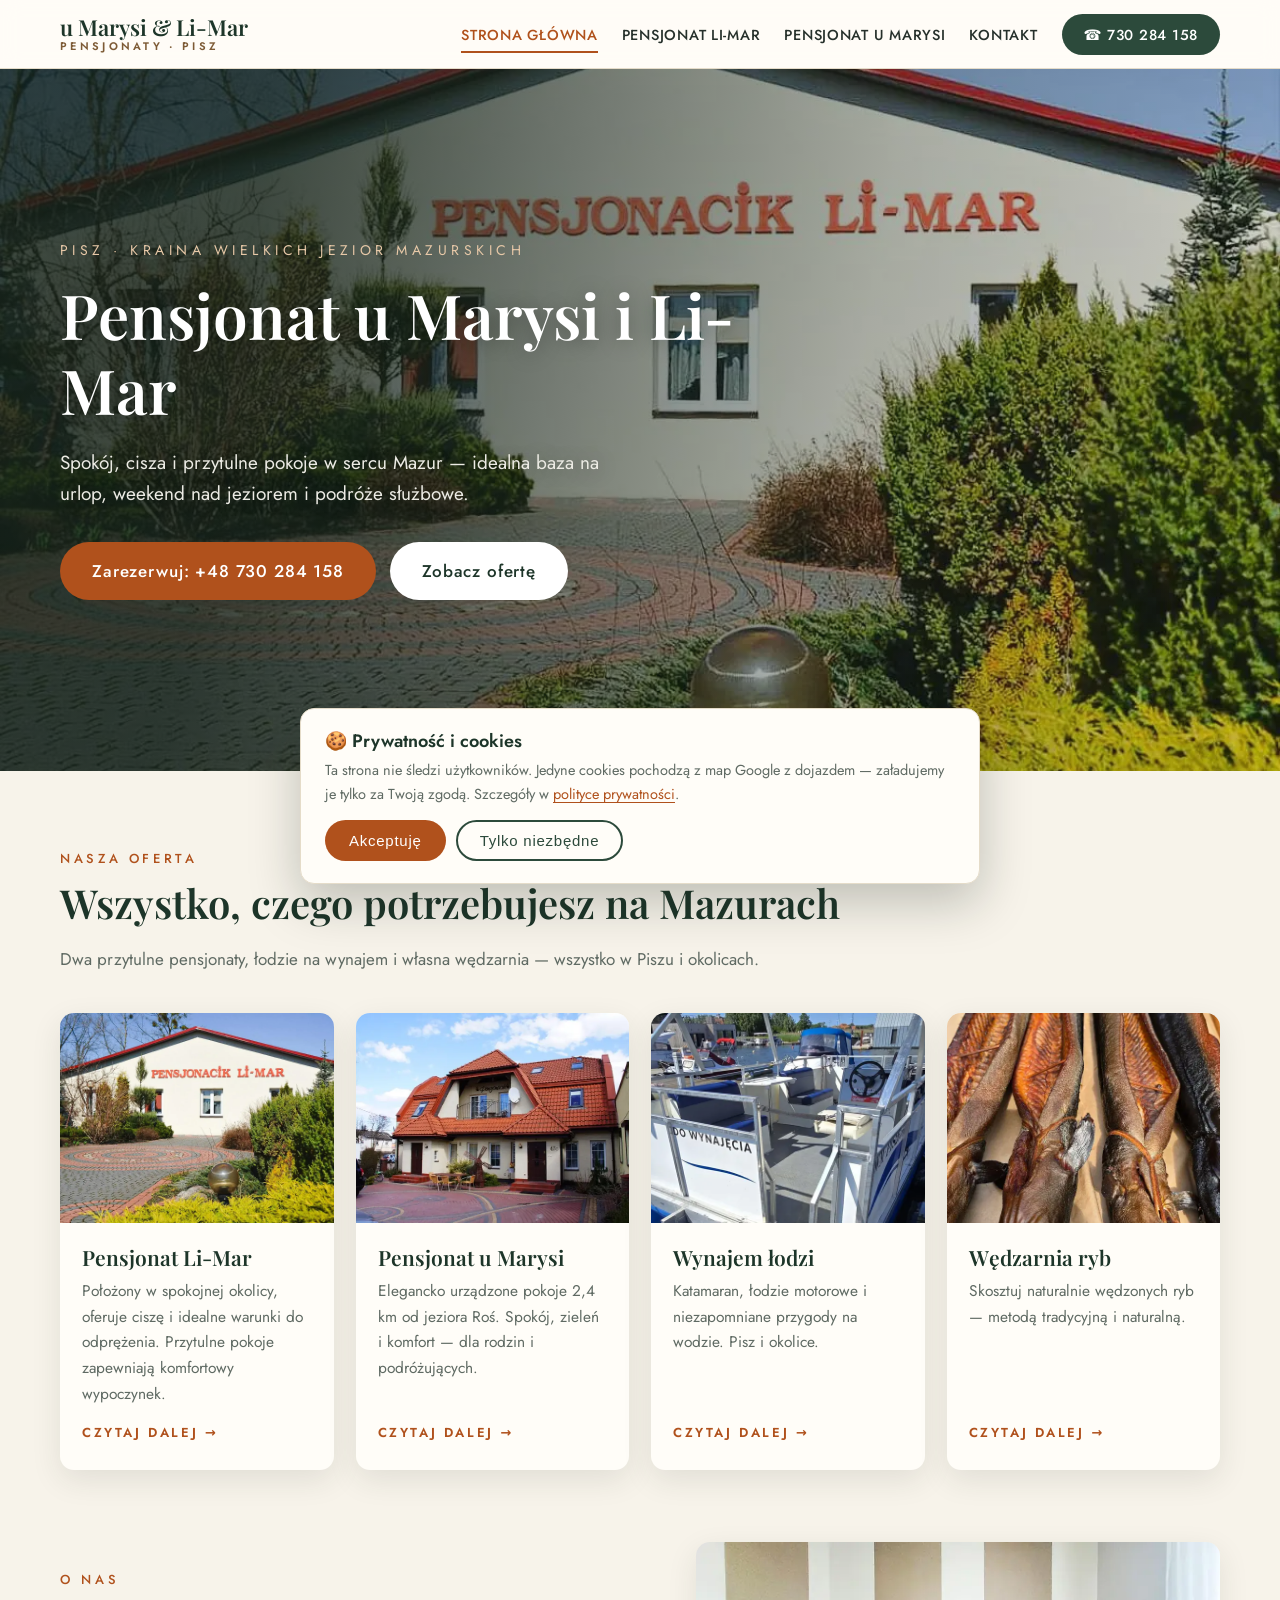
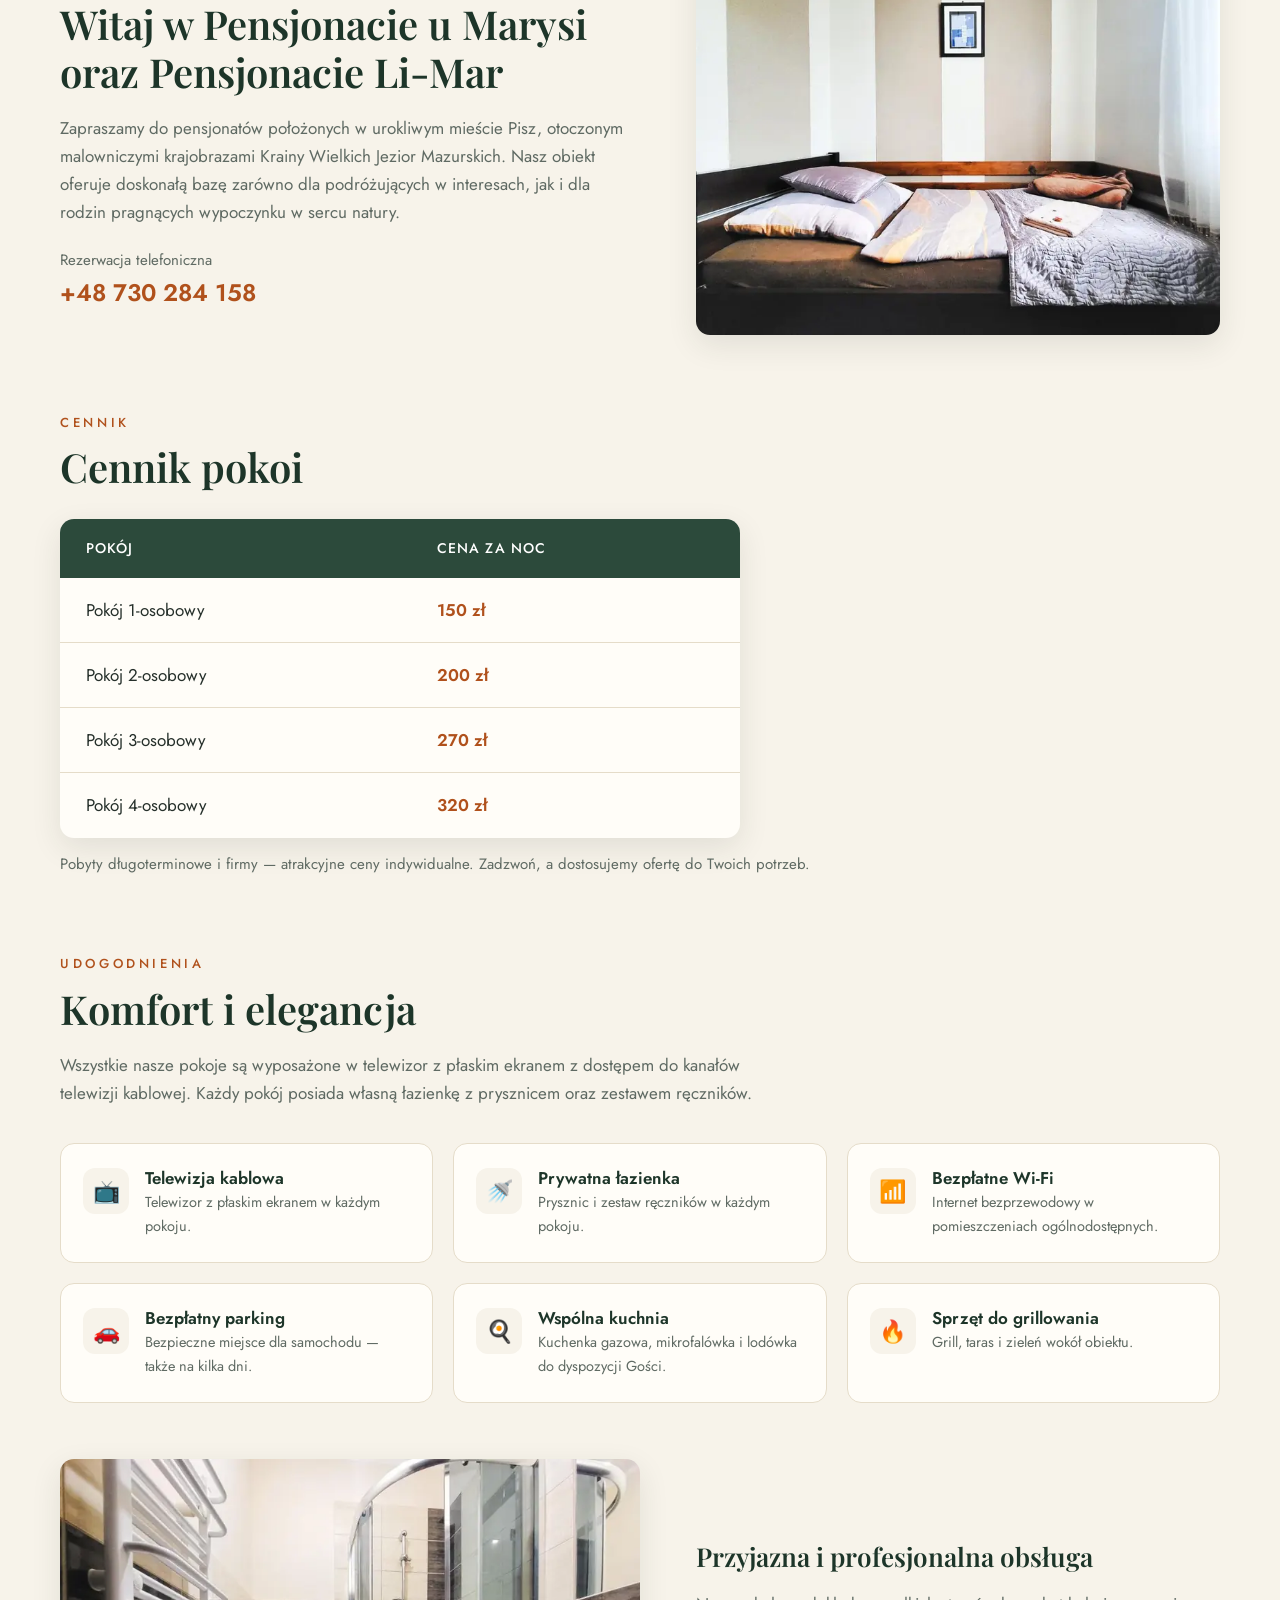
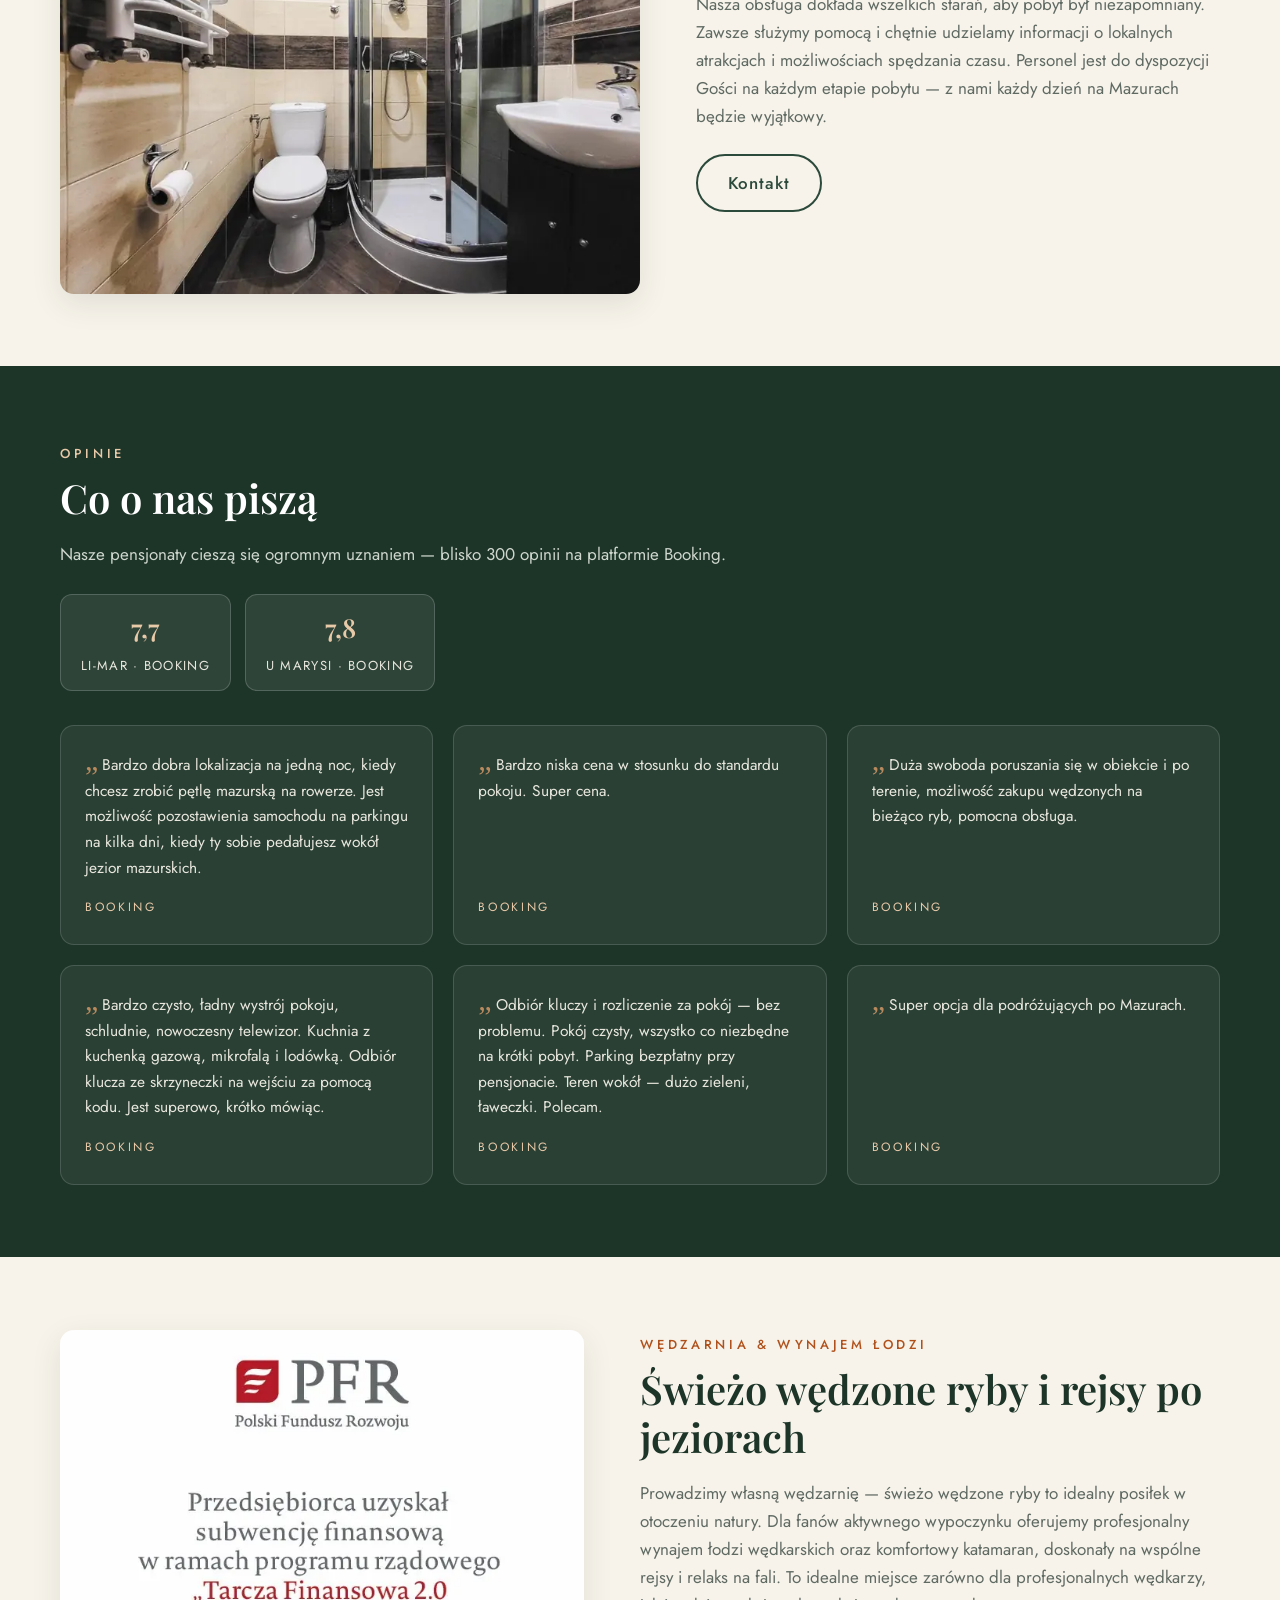
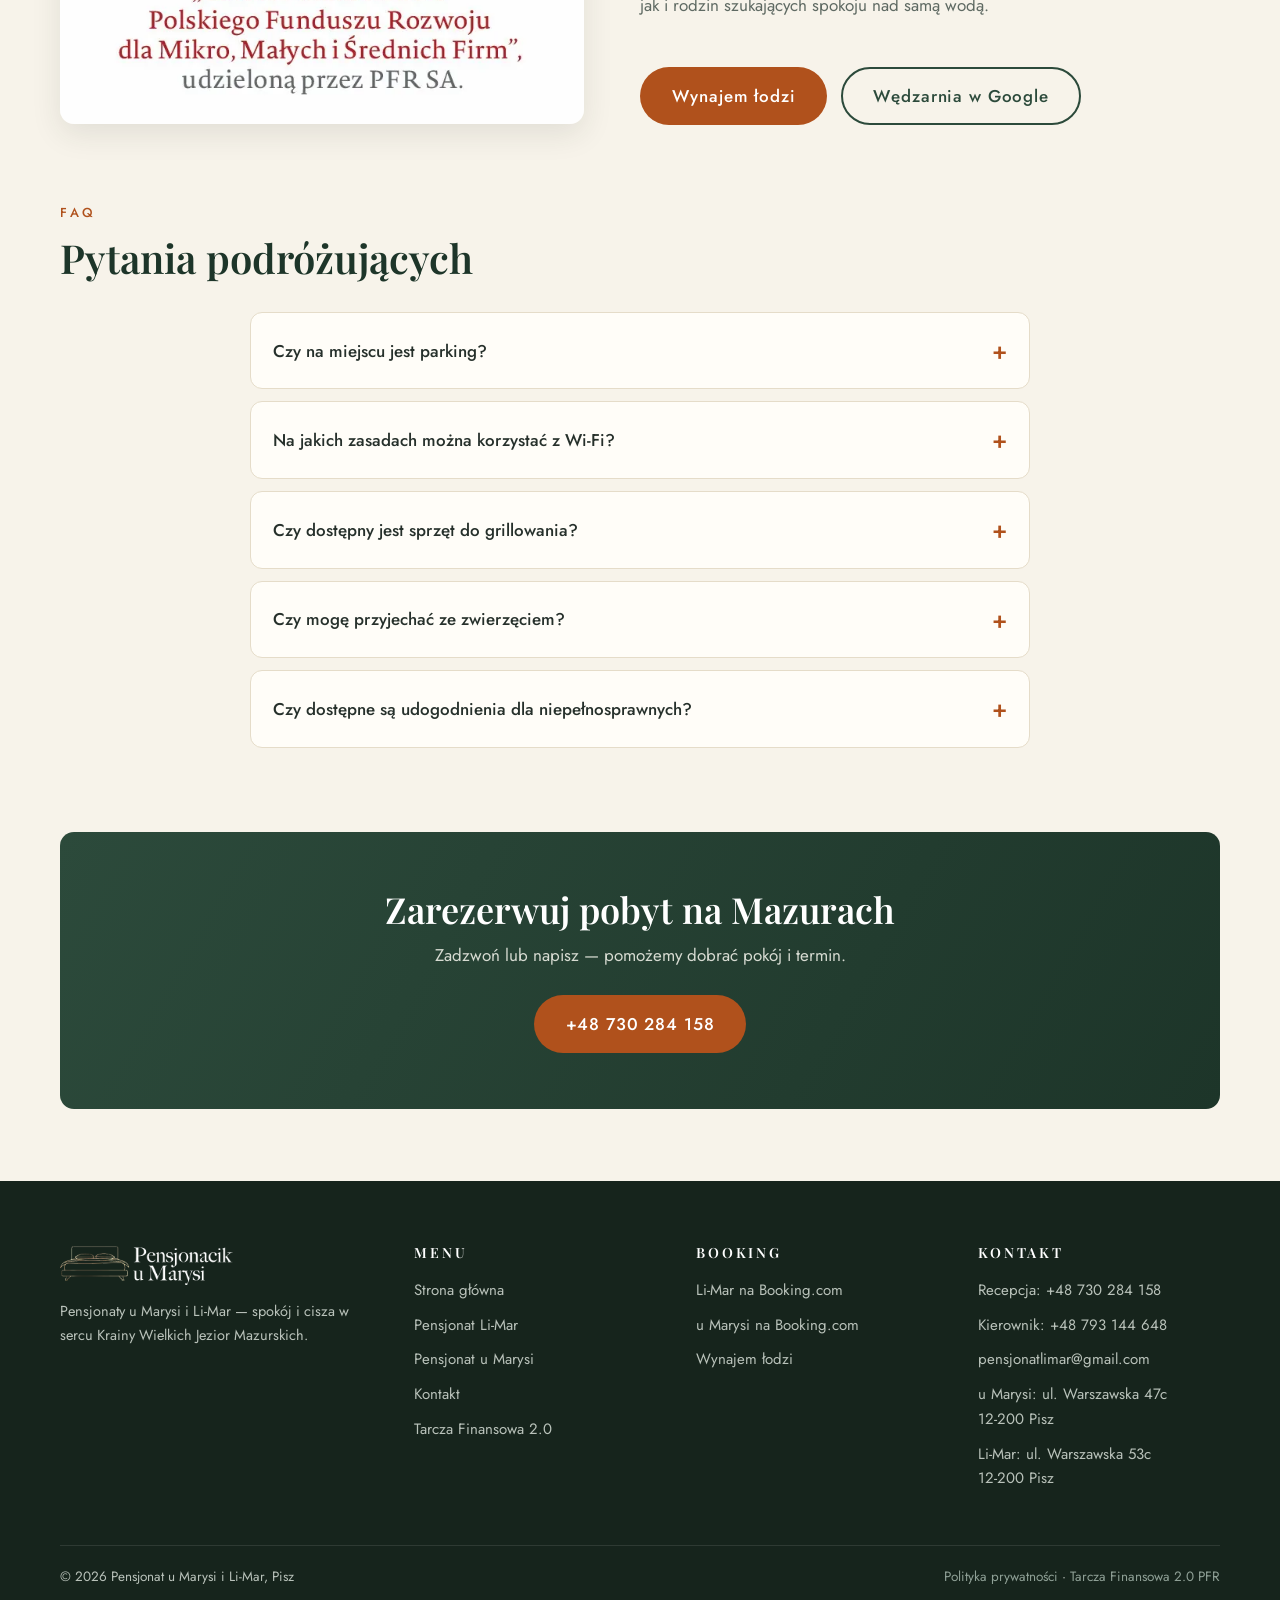
<file: index.html>
<!DOCTYPE html>
<html lang="pl">
<head>
  <meta charset="UTF-8">
  <meta name="viewport" content="width=device-width, initial-scale=1">
  <title>Pensjonat Pisz — noclegi na Mazurach | u Marysi i Li-Mar</title>
  <meta name="description" content="Komfortowe noclegi w Piszu na Mazurach — pensjonaty u Marysi i Li-Mar. Pokoje 1–4-osobowe od 150 zł/noc, bezpłatny parking i Wi-Fi, wynajem łodzi, własna wędzarnia ryb. Tel. +48 730 284 158.">
  <link rel="canonical" href="https://pensjonatlimar.pl/">
  <meta name="robots" content="index, follow">
  <meta name="theme-color" content="#2c4a3b">
  <meta property="og:type" content="website">
  <meta property="og:locale" content="pl_PL">
  <meta property="og:site_name" content="Pensjonat u Marysi i Li-Mar">
  <meta property="og:title" content="Pensjonat Pisz — noclegi na Mazurach | u Marysi i Li-Mar">
  <meta property="og:description" content="Komfortowe noclegi w Piszu na Mazurach. Pokoje od 150 zł/noc, wynajem łodzi i własna wędzarnia ryb. Tel. +48 730 284 158.">
  <meta property="og:url" content="https://pensjonatlimar.pl/">
  <meta property="og:image" content="https://pensjonatlimar.pl/images/og-cover.jpg">
  <meta property="og:image:width" content="1200">
  <meta property="og:image:height" content="630">
  <meta name="twitter:card" content="summary_large_image">
  <link rel="icon" type="image/png" href="images/favicon.png">
  <link rel="apple-touch-icon" href="images/favicon.png">
  <link rel="preload" as="font" type="font/woff2" href="fonts/Jost-400-latin.woff2" crossorigin>
  <link rel="preload" as="font" type="font/woff2" href="fonts/PlayfairDisplay-600-latin.woff2" crossorigin>
  <link rel="preload" as="image" href="images/hero-limar-sm.webp" media="(max-width: 760px)" fetchpriority="high">
  <link rel="preload" as="image" href="images/hero-limar.webp" media="(min-width: 761px)" fetchpriority="high">
  <link rel="stylesheet" href="css/style.css">
  <script type="application/ld+json">
  {
    "@context": "https://schema.org",
    "@graph": [
      {
        "@type": "WebSite",
        "@id": "https://pensjonatlimar.pl/#website",
        "url": "https://pensjonatlimar.pl/",
        "name": "Pensjonat u Marysi i Li-Mar",
        "inLanguage": "pl-PL"
      },
      {
        "@type": "LodgingBusiness",
        "@id": "https://pensjonatlimar.pl/#limar",
        "name": "Pensjonat Li-Mar",
        "url": "https://pensjonatlimar.pl/li-mar/",
        "image": "https://pensjonatlimar.pl/images/hero-limar.jpg",
        "telephone": "+48730284158",
        "email": "pensjonatlimar@gmail.com",
        "priceRange": "150-320 PLN / noc",
        "currenciesAccepted": "PLN",
        "petsAllowed": false,
        "openingHours": "Mo-Su 09:00-20:00",
        "address": {
          "@type": "PostalAddress",
          "streetAddress": "ul. Warszawska 53c",
          "addressLocality": "Pisz",
          "postalCode": "12-200",
          "addressRegion": "warmińsko-mazurskie",
          "addressCountry": "PL"
        },
        "amenityFeature": [
          {"@type": "LocationFeatureSpecification", "name": "Bezpłatny parking", "value": true},
          {"@type": "LocationFeatureSpecification", "name": "Bezpłatne Wi-Fi", "value": true},
          {"@type": "LocationFeatureSpecification", "name": "Restauracja", "value": true},
          {"@type": "LocationFeatureSpecification", "name": "Ogród i plac zabaw", "value": true}
        ]
      },
      {
        "@type": "LodgingBusiness",
        "@id": "https://pensjonatlimar.pl/#umarysi",
        "name": "Pensjonat u Marysi",
        "url": "https://pensjonatlimar.pl/u-marysi/",
        "image": "https://pensjonatlimar.pl/images/hero-umarysi.jpg",
        "telephone": "+48730284158",
        "email": "pensjonatlimar@gmail.com",
        "priceRange": "150-320 PLN / noc",
        "currenciesAccepted": "PLN",
        "petsAllowed": false,
        "openingHours": "Mo-Su 09:00-20:00",
        "address": {
          "@type": "PostalAddress",
          "streetAddress": "ul. Warszawska 47c",
          "addressLocality": "Pisz",
          "postalCode": "12-200",
          "addressRegion": "warmińsko-mazurskie",
          "addressCountry": "PL"
        },
        "amenityFeature": [
          {"@type": "LocationFeatureSpecification", "name": "Bezpłatny parking", "value": true},
          {"@type": "LocationFeatureSpecification", "name": "Bezpłatne Wi-Fi", "value": true},
          {"@type": "LocationFeatureSpecification", "name": "Taras i grill", "value": true}
        ]
      },
      {
        "@type": "FAQPage",
        "@id": "https://pensjonatlimar.pl/#faq",
        "mainEntity": [
          {
            "@type": "Question",
            "name": "Czy na miejscu jest parking?",
            "acceptedAnswer": {"@type": "Answer", "text": "Tak — obiekt oferuje bezpłatny parking."}
          },
          {
            "@type": "Question",
            "name": "Na jakich zasadach można korzystać z Wi-Fi?",
            "acceptedAnswer": {"@type": "Answer", "text": "Wi-Fi jest dostępne w pomieszczeniach ogólnodostępnych i jest bezpłatne."}
          },
          {
            "@type": "Question",
            "name": "Czy dostępny jest sprzęt do grillowania?",
            "acceptedAnswer": {"@type": "Answer", "text": "Tak, obiekt dysponuje sprzętem do grillowania."}
          },
          {
            "@type": "Question",
            "name": "Czy mogę przyjechać ze zwierzęciem?",
            "acceptedAnswer": {"@type": "Answer", "text": "Zwierzęta nie są akceptowane w obiekcie."}
          },
          {
            "@type": "Question",
            "name": "Czy dostępne są udogodnienia dla niepełnosprawnych?",
            "acceptedAnswer": {"@type": "Answer", "text": "Obiekt nie dysponuje udogodnieniami dla niepełnosprawnych."}
          }
        ]
      }
    ]
  }
  </script>
</head>
<body>

<header class="site-header">
  <div class="container nav-wrap">
    <a class="brand" href="./">
      <span class="brand-name">u Marysi &amp; Li-Mar<small>Pensjonaty · Pisz</small></span>
    </a>
    <button class="nav-toggle" aria-label="Menu"><span></span><span></span><span></span></button>
    <nav class="main-nav">
      <ul>
        <li><a href="./" class="active">Strona główna</a></li>
        <li><a href="li-mar/">Pensjonat Li-Mar</a></li>
        <li><a href="u-marysi/">Pensjonat u Marysi</a></li>
        <li><a href="kontakt/">Kontakt</a></li>
        <li><a class="nav-cta" href="tel:+48730284158">☎ 730 284 158</a></li>
      </ul>
    </nav>
  </div>
</header>

<main>
<div class="hero hero-bg-limar" style="background-image:url('images/hero-limar.webp')">
  <div class="container">
    <div class="hero-kicker">Pisz · Kraina Wielkich Jezior Mazurskich</div>
    <h1>Pensjonat u&nbsp;Marysi i&nbsp;Li-Mar</h1>
    <p>Spokój, cisza i przytulne pokoje w sercu Mazur — idealna baza na urlop, weekend nad jeziorem i podróże służbowe.</p>
    <div class="btn-row">
      <a class="btn btn-primary" href="tel:+48730284158">Zarezerwuj: +48 730 284 158</a>
      <a class="btn btn-light" href="#oferta">Zobacz ofertę</a>
    </div>
  </div>
</div>

<section id="oferta">
  <div class="container">
    <span class="section-label">Nasza oferta</span>
    <h2 class="section-title">Wszystko, czego potrzebujesz na Mazurach</h2>
    <p class="lead">Dwa przytulne pensjonaty, łodzie na wynajem i własna wędzarnia — wszystko w Piszu i okolicach.</p>

    <div class="cards-grid">
      <article class="card">
        <div class="card-img"><img src="images/hero-limar.webp" alt="Budynek Pensjonatu Li-Mar w Piszu — noclegi na Mazurach" loading="lazy" width="1200" height="900" srcset="images/hero-limar-sm.webp 760w, images/hero-limar.webp 1200w" sizes="(min-width:1001px) 270px, (min-width:721px) 45vw, 92vw"></div>
        <div class="card-body">
          <h3>Pensjonat Li-Mar</h3>
          <p>Położony w spokojnej okolicy, oferuje ciszę i idealne warunki do odprężenia. Przytulne pokoje zapewniają komfortowy wypoczynek.</p>
          <a class="card-link" href="li-mar/" aria-label="Pensjonat Li-Mar — czytaj dalej">Czytaj dalej</a>
        </div>
      </article>
      <article class="card">
        <div class="card-img"><img src="images/hero-umarysi.webp" alt="Budynek Pensjonatu u Marysi w Piszu przy ul. Warszawskiej 47c" loading="lazy" width="1280" height="851" srcset="images/hero-umarysi-sm.webp 760w, images/hero-umarysi.webp 1280w" sizes="(min-width:1001px) 270px, (min-width:721px) 45vw, 92vw"></div>
        <div class="card-body">
          <h3>Pensjonat u Marysi</h3>
          <p>Elegancko urządzone pokoje 2,4 km od jeziora Roś. Spokój, zieleń i komfort — dla rodzin i podróżujących.</p>
          <a class="card-link" href="u-marysi/" aria-label="Pensjonat u Marysi — czytaj dalej">Czytaj dalej</a>
        </div>
      </article>
      <article class="card">
        <div class="card-img"><img src="images/lodzie-hero.webp" alt="Wynajem łodzi i katamaranu na jeziorach mazurskich — Pisz" loading="lazy" width="1441" height="811" srcset="images/lodzie-hero-sm.webp 760w, images/lodzie-hero.webp 1441w" sizes="(min-width:1001px) 270px, (min-width:721px) 45vw, 92vw"></div>
        <div class="card-body">
          <h3>Wynajem łodzi</h3>
          <p>Katamaran, łodzie motorowe i niezapomniane przygody na wodzie. Pisz i okolice.</p>
          <a class="card-link" href="https://wynajem.pensjonatlimar.pl/" target="_blank" rel="noopener" aria-label="Wynajem łodzi — czytaj dalej">Czytaj dalej</a>
        </div>
      </article>
      <article class="card">
        <div class="card-img"><img src="images/wedzarnia.webp" alt="Tradycyjna wędzarnia ryb w Piszu — świeżo wędzone ryby" loading="lazy" width="574" height="1020"></div>
        <div class="card-body">
          <h3>Wędzarnia ryb</h3>
          <p>Skosztuj naturalnie wędzonych ryb — metodą tradycyjną i naturalną.</p>
          <a class="card-link" href="https://g.co/kgs/mcUcTkm" target="_blank" rel="noopener" aria-label="Wędzarnia ryb w Google — czytaj dalej">Czytaj dalej</a>
        </div>
      </article>
    </div>
  </div>
</section>

<section style="padding-top:0">
  <div class="container split">
    <div>
      <span class="section-label">O nas</span>
      <h2 class="section-title">Witaj w Pensjonacie u&nbsp;Marysi oraz Pensjonacie Li-Mar</h2>
      <p class="lead">Zapraszamy do pensjonatów położonych w urokliwym mieście Pisz, otoczonym malowniczymi krajobrazami Krainy Wielkich Jezior Mazurskich. Nasz obiekt oferuje doskonałą bazę zarówno dla podróżujących w interesach, jak i dla rodzin pragnących wypoczynku w sercu natury.</p>
      <div class="phone-line">Rezerwacja telefoniczna<strong><a href="tel:+48730284158">+48 730 284 158</a></strong></div>
    </div>
    <div class="split-img"><img src="images/pokoje.webp" alt="Komfortowy pokój 2-osobowy w pensjonacie w Piszu" loading="lazy" width="1200" height="900" srcset="images/pokoje-sm.webp 760w, images/pokoje.webp 1200w" sizes="(min-width:1001px) 530px, 92vw"></div>
  </div>
</section>

<section style="padding-top:0">
  <div class="container">
    <span class="section-label">Cennik</span>
    <h2 class="section-title">Cennik pokoi</h2>
    <table class="price-table">
      <thead>
        <tr><th>Pokój</th><th>Cena za noc</th></tr>
      </thead>
      <tbody>
        <tr><td>Pokój 1-osobowy</td><td>150 zł</td></tr>
        <tr><td>Pokój 2-osobowy</td><td>200 zł</td></tr>
        <tr><td>Pokój 3-osobowy</td><td>270 zł</td></tr>
        <tr><td>Pokój 4-osobowy</td><td>320 zł</td></tr>
      </tbody>
    </table>
    <p class="price-note">Pobyty długoterminowe i firmy — atrakcyjne ceny indywidualne. Zadzwoń, a dostosujemy ofertę do Twoich potrzeb.</p>
  </div>
</section>

<section style="padding-top:0">
  <div class="container">
    <span class="section-label">Udogodnienia</span>
    <h2 class="section-title">Komfort i elegancja</h2>
    <p class="lead">Wszystkie nasze pokoje są wyposażone w telewizor z płaskim ekranem z dostępem do kanałów telewizji kablowej. Każdy pokój posiada własną łazienkę z prysznicem oraz zestawem ręczników.</p>

    <div class="features-grid">
      <div class="feature"><div class="ico">📺</div><div><h3>Telewizja kablowa</h3><p>Telewizor z płaskim ekranem w każdym pokoju.</p></div></div>
      <div class="feature"><div class="ico">🚿</div><div><h3>Prywatna łazienka</h3><p>Prysznic i zestaw ręczników w każdym pokoju.</p></div></div>
      <div class="feature"><div class="ico">📶</div><div><h3>Bezpłatne Wi-Fi</h3><p>Internet bezprzewodowy w pomieszczeniach ogólnodostępnych.</p></div></div>
      <div class="feature"><div class="ico">🚗</div><div><h3>Bezpłatny parking</h3><p>Bezpieczne miejsce dla samochodu — także na kilka dni.</p></div></div>
      <div class="feature"><div class="ico">🍳</div><div><h3>Wspólna kuchnia</h3><p>Kuchenka gazowa, mikrofalówka i lodówka do dyspozycji Gości.</p></div></div>
      <div class="feature"><div class="ico">🔥</div><div><h3>Sprzęt do grillowania</h3><p>Grill, taras i zieleń wokół obiektu.</p></div></div>
    </div>

    <div class="split" style="margin-top:56px">
      <div class="split-img"><img src="images/pokoj-2.webp" alt="Wnętrze czystego, jasnego pokoju — noclegi Pisz" loading="lazy" width="1200" height="900" srcset="images/pokoj-2-sm.webp 760w, images/pokoj-2.webp 1200w" sizes="(min-width:1001px) 530px, 92vw"></div>
      <div>
        <h2 class="section-title" style="font-size:26px">Przyjazna i profesjonalna obsługa</h2>
        <p class="lead">Nasza obsługa dokłada wszelkich starań, aby pobyt był niezapomniany. Zawsze służymy pomocą i chętnie udzielamy informacji o lokalnych atrakcjach i możliwościach spędzania czasu. Personel jest do dyspozycji Gości na każdym etapie pobytu — z nami każdy dzień na Mazurach będzie wyjątkowy.</p>
        <a class="btn btn-outline" href="kontakt/">Kontakt</a>
      </div>
    </div>
  </div>
</section>

<section class="reviews">
  <div class="container">
    <span class="section-label">Opinie</span>
    <h2 class="section-title">Co o nas piszą</h2>
    <p class="lead">Nasze pensjonaty cieszą się ogromnym uznaniem — blisko 300 opinii na platformie Booking.</p>
    <div class="score-badges">
      <div class="score"><b>7,7</b><span>Li-Mar · Booking</span></div>
      <div class="score"><b>7,8</b><span>u Marysi · Booking</span></div>
    </div>
    <div class="reviews-grid">
      <div class="review"><p>Bardzo dobra lokalizacja na jedną noc, kiedy chcesz zrobić pętlę mazurską na rowerze. Jest możliwość pozostawienia samochodu na parkingu na kilka dni, kiedy ty sobie pedałujesz wokół jezior mazurskich.</p><div class="src">Booking</div></div>
      <div class="review"><p>Bardzo niska cena w stosunku do standardu pokoju. Super cena.</p><div class="src">Booking</div></div>
      <div class="review"><p>Duża swoboda poruszania się w obiekcie i po terenie, możliwość zakupu wędzonych na bieżąco ryb, pomocna obsługa.</p><div class="src">Booking</div></div>
      <div class="review"><p>Bardzo czysto, ładny wystrój pokoju, schludnie, nowoczesny telewizor. Kuchnia z kuchenką gazową, mikrofalą i lodówką. Odbiór klucza ze skrzyneczki na wejściu za pomocą kodu. Jest superowo, krótko mówiąc.</p><div class="src">Booking</div></div>
      <div class="review"><p>Odbiór kluczy i rozliczenie za pokój — bez problemu. Pokój czysty, wszystko co niezbędne na krótki pobyt. Parking bezpłatny przy pensjonacie. Teren wokół — dużo zieleni, ławeczki. Polecam.</p><div class="src">Booking</div></div>
      <div class="review"><p>Super opcja dla podróżujących po Mazurach.</p><div class="src">Booking</div></div>
    </div>
  </div>
</section>

<section>
  <div class="container split reverse">
    <div>
      <span class="section-label">Wędzarnia &amp; wynajem łodzi</span>
      <h2 class="section-title">Świeżo wędzone ryby i rejsy po jeziorach</h2>
      <p class="lead">Prowadzimy własną wędzarnię — świeżo wędzone ryby to idealny posiłek w otoczeniu natury. Dla fanów aktywnego wypoczynku oferujemy profesjonalny wynajem łodzi wędkarskich oraz komfortowy katamaran, doskonały na wspólne rejsy i relaks na fali. To idealne miejsce zarówno dla profesjonalnych wędkarzy, jak i rodzin szukających spokoju nad samą wodą.</p>
      <div class="btn-row" style="display:flex;gap:14px;flex-wrap:wrap;margin-top:24px">
        <a class="btn btn-primary" href="https://wynajem.pensjonatlimar.pl/" target="_blank" rel="noopener">Wynajem łodzi</a>
        <a class="btn btn-outline" href="https://g.co/kgs/mcUcTkm" target="_blank" rel="noopener">Wędzarnia w Google</a>
      </div>
    </div>
    <div class="split-img"><img src="images/wedzarnia-ryby.webp" alt="Świeżo wędzone ryby z własnej wędzarni na Mazurach" loading="lazy" width="670" height="596"></div>
  </div>
</section>

<section style="padding-top:0">
  <div class="container">
    <span class="section-label">FAQ</span>
    <h2 class="section-title">Pytania podróżujących</h2>
    <div class="faq">
      <details>
        <summary>Czy na miejscu jest parking?</summary>
        <p>Tak — obiekt oferuje bezpłatny parking.</p>
      </details>
      <details>
        <summary>Na jakich zasadach można korzystać z Wi-Fi?</summary>
        <p>Wi-Fi jest dostępne w pomieszczeniach ogólnodostępnych i jest bezpłatne.</p>
      </details>
      <details>
        <summary>Czy dostępny jest sprzęt do grillowania?</summary>
        <p>Tak, obiekt dysponuje sprzętem do grillowania.</p>
      </details>
      <details>
        <summary>Czy mogę przyjechać ze zwierzęciem?</summary>
        <p>Zwierzęta nie są akceptowane w obiekcie.</p>
      </details>
      <details>
        <summary>Czy dostępne są udogodnienia dla niepełnosprawnych?</summary>
        <p>Obiekt nie dysponuje udogodnieniami dla niepełnosprawnych.</p>
      </details>
    </div>
  </div>
</section>

<section style="padding-top:0">
  <div class="container">
    <div class="cta-band">
      <h2>Zarezerwuj pobyt na Mazurach</h2>
      <p>Zadzwoń lub napisz — pomożemy dobrać pokój i termin.</p>
      <a class="btn btn-primary" href="tel:+48730284158">+48 730 284 158</a>
    </div>
  </div>
</section>

</main>

<footer class="site-footer">
  <div class="container">
    <div class="footer-grid">
      <div class="footer-brand">
        <img src="images/logo.png" alt="Logo Li-Mar" width="500" height="110">
        <p>Pensjonaty u Marysi i Li-Mar — spokój i cisza w sercu Krainy Wielkich Jezior Mazurskich.</p>
      </div>
      <div>
        <h3>Menu</h3>
        <ul>
          <li><a href="./">Strona główna</a></li>
          <li><a href="li-mar/">Pensjonat Li-Mar</a></li>
          <li><a href="u-marysi/">Pensjonat u Marysi</a></li>
          <li><a href="kontakt/">Kontakt</a></li>
          <li><a href="tarcza-finansowa-2-0/">Tarcza Finansowa 2.0</a></li>
        </ul>
      </div>
      <div>
        <h3>Booking</h3>
        <ul>
          <li><a href="https://www.booking.com/hotel/pl/pensjonat-quot-li-mar-quot.pl.html" target="_blank" rel="noopener">Li-Mar na Booking.com</a></li>
          <li><a href="https://www.booking.com/hotel/pl/pensjonat-quot-u-marysi-quot.pl.html" target="_blank" rel="noopener">u Marysi na Booking.com</a></li>
          <li><a href="https://wynajem.pensjonatlimar.pl/" target="_blank" rel="noopener">Wynajem łodzi</a></li>
        </ul>
      </div>
      <div>
        <h3>Kontakt</h3>
        <ul>
          <li><a href="tel:+48730284158">Recepcja: +48 730 284 158</a></li>
          <li><a href="tel:+48793144648">Kierownik: +48 793 144 648</a></li>
          <li><a href="mailto:pensjonatlimar@gmail.com">pensjonatlimar@gmail.com</a></li>
          <li>u Marysi: ul. Warszawska 47c<br>12-200 Pisz</li>
          <li>Li-Mar: ul. Warszawska 53c<br>12-200 Pisz</li>
        </ul>
      </div>
    </div>
    <div class="footer-bottom">
      <span>© 2026 Pensjonat u Marysi i Li-Mar, Pisz</span>
      <span><a href="polityka-prywatnosci/">Polityka prywatności</a> · <a href="tarcza-finansowa-2-0/">Tarcza Finansowa 2.0 PFR</a></span>
    </div>
  </div>
</footer>

<script src="js/main.js"></script>
</body>
</html>
</file>
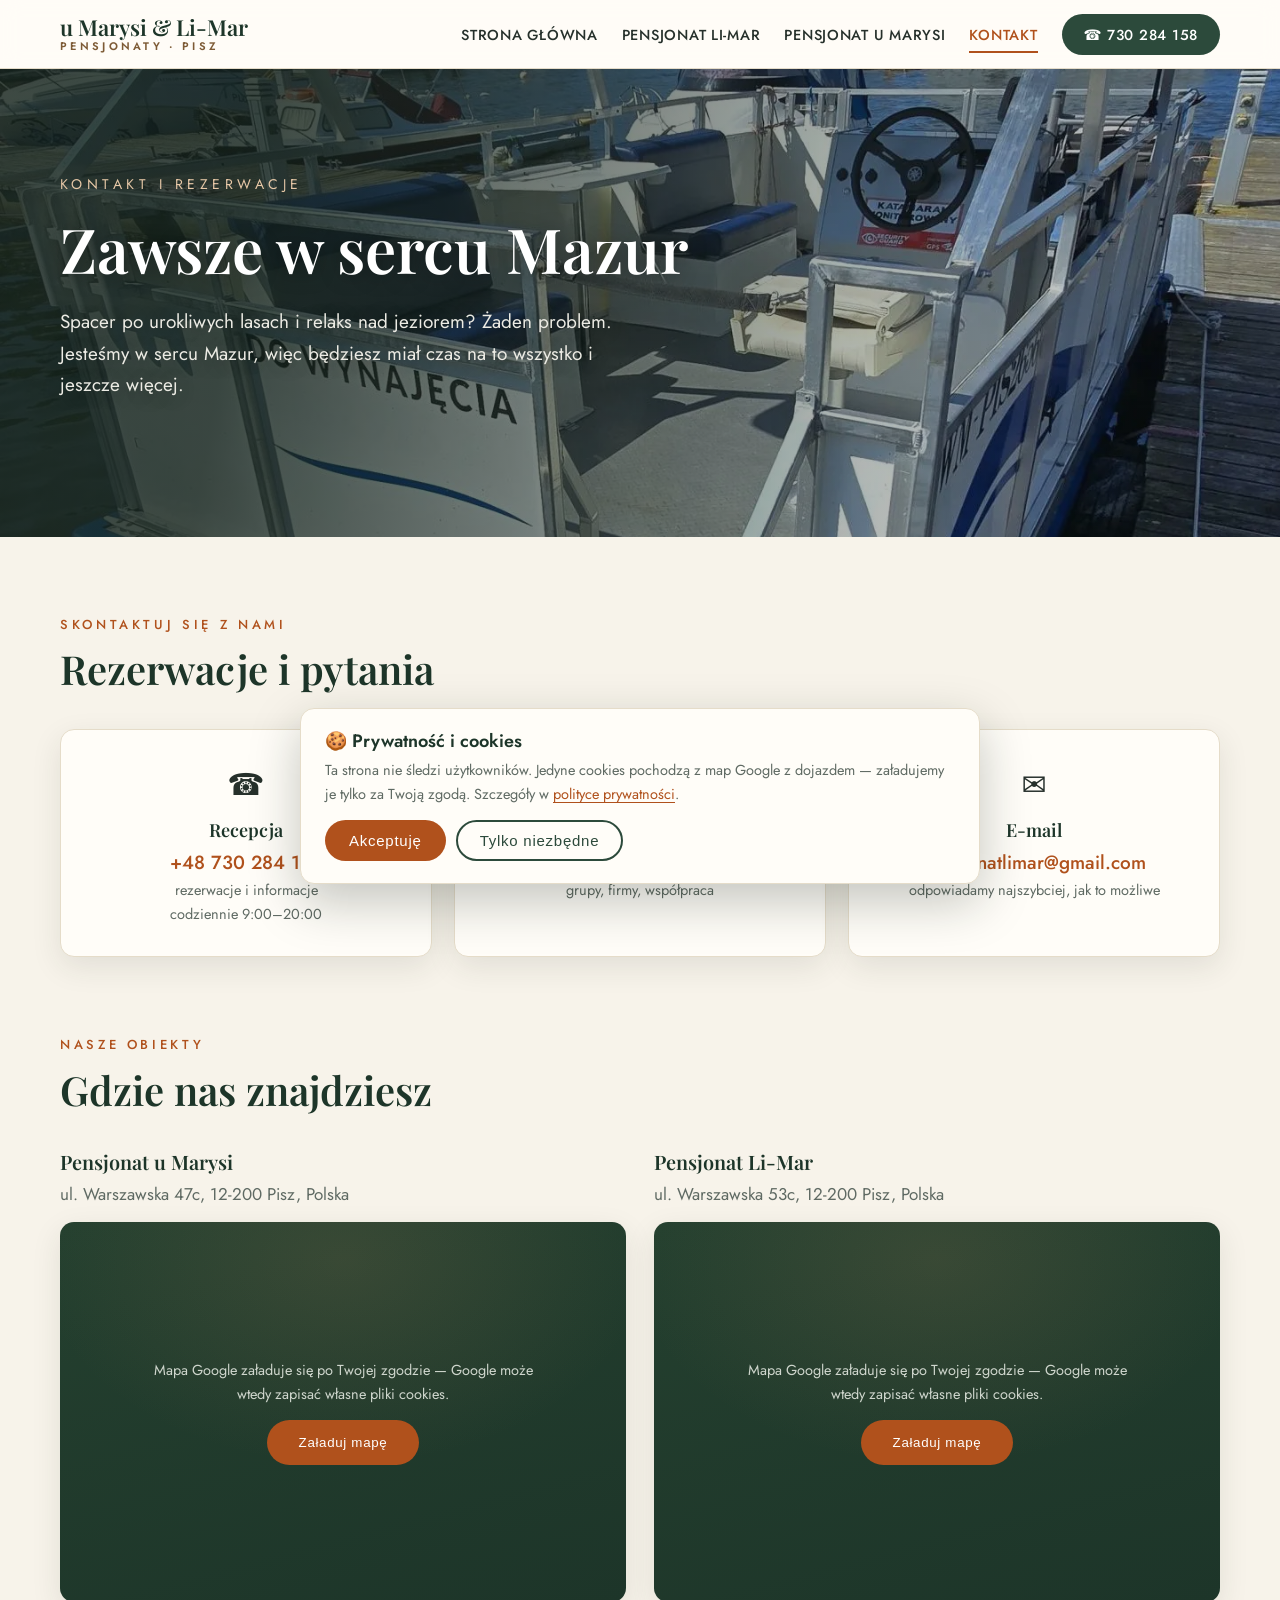
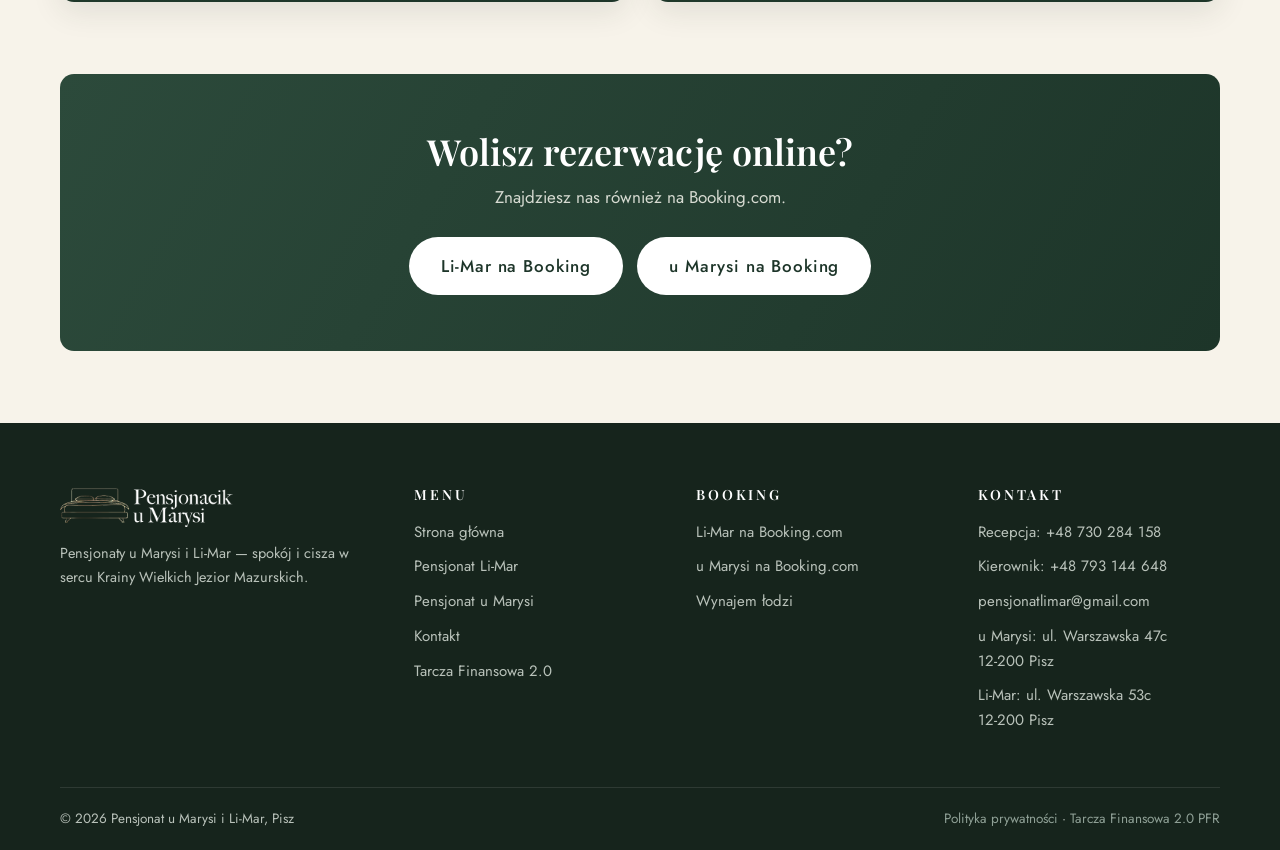
<file: kontakt/index.html>
<!DOCTYPE html>
<html lang="pl">
<head>
  <meta charset="UTF-8">
  <meta name="viewport" content="width=device-width, initial-scale=1">
  <title>Kontakt i rezerwacje — Pensjonat u Marysi i Li-Mar, Pisz</title>
  <meta name="description" content="Zarezerwuj nocleg w Piszu: recepcja +48 730 284 158, kierownik +48 793 144 648, pensjonatlimar@gmail.com. Pensjonaty przy ul. Warszawskiej 47c i 53c, 12-200 Pisz.">
  <link rel="canonical" href="https://pensjonatlimar.pl/kontakt/">
  <meta name="robots" content="index, follow">
  <meta name="theme-color" content="#2c4a3b">
  <meta property="og:type" content="website">
  <meta property="og:locale" content="pl_PL">
  <meta property="og:site_name" content="Pensjonat u Marysi i Li-Mar">
  <meta property="og:title" content="Kontakt i rezerwacje — Pensjonat u Marysi i Li-Mar, Pisz">
  <meta property="og:description" content="Recepcja: +48 730 284 158 · pensjonatlimar@gmail.com · ul. Warszawska 47c i 53c, Pisz.">
  <meta property="og:url" content="https://pensjonatlimar.pl/kontakt/">
  <meta property="og:image" content="https://pensjonatlimar.pl/images/og-cover.jpg">
  <meta property="og:image:width" content="1200">
  <meta property="og:image:height" content="630">
  <meta name="twitter:card" content="summary_large_image">
  <link rel="icon" type="image/png" href="../images/favicon.png">
  <link rel="apple-touch-icon" href="../images/favicon.png">
  <link rel="preload" as="font" type="font/woff2" href="../fonts/Jost-400-latin.woff2" crossorigin>
  <link rel="preload" as="font" type="font/woff2" href="../fonts/PlayfairDisplay-600-latin.woff2" crossorigin>
  <link rel="preload" as="image" href="../images/lodzie-hero-sm.webp" media="(max-width: 760px)" fetchpriority="high">
  <link rel="preload" as="image" href="../images/lodzie-hero.webp" media="(min-width: 761px)" fetchpriority="high">
  <link rel="stylesheet" href="../css/style.css">
  <script type="application/ld+json">
  {
    "@context": "https://schema.org",
    "@graph": [
      {
        "@type": "ContactPage",
        "@id": "https://pensjonatlimar.pl/kontakt/",
        "url": "https://pensjonatlimar.pl/kontakt/",
        "name": "Kontakt i rezerwacje — Pensjonat u Marysi i Li-Mar",
        "inLanguage": "pl-PL"
      },
      {
        "@type": "Organization",
        "@id": "https://pensjonatlimar.pl/#org",
        "name": "Pensjonat u Marysi i Li-Mar",
        "url": "https://pensjonatlimar.pl/",
        "email": "pensjonatlimar@gmail.com",
        "logo": "https://pensjonatlimar.pl/images/logo.png",
        "contactPoint": [
          {
            "@type": "ContactPoint",
            "contactType": "Recepcja / rezerwacje",
            "telephone": "+48730284158",
            "availableLanguage": "pl",
            "hoursAvailable": {
              "@type": "OpeningHoursSpecification",
              "dayOfWeek": ["Monday", "Tuesday", "Wednesday", "Thursday", "Friday", "Saturday", "Sunday"],
              "opens": "09:00",
              "closes": "20:00"
            }
          },
          {"@type": "ContactPoint", "contactType": "Kierownik", "telephone": "+48793144648", "availableLanguage": "pl"}
        ]
      },
      {
        "@type": "BreadcrumbList",
        "itemListElement": [
          {"@type": "ListItem", "position": 1, "name": "Strona główna", "item": "https://pensjonatlimar.pl/"},
          {"@type": "ListItem", "position": 2, "name": "Kontakt", "item": "https://pensjonatlimar.pl/kontakt/"}
        ]
      }
    ]
  }
  </script>
</head>
<body>

<header class="site-header">
  <div class="container nav-wrap">
    <a class="brand" href="../">
      <span class="brand-name">u Marysi &amp; Li-Mar<small>Pensjonaty · Pisz</small></span>
    </a>
    <button class="nav-toggle" aria-label="Menu"><span></span><span></span><span></span></button>
    <nav class="main-nav">
      <ul>
        <li><a href="../">Strona główna</a></li>
        <li><a href="../li-mar/">Pensjonat Li-Mar</a></li>
        <li><a href="../u-marysi/">Pensjonat u Marysi</a></li>
        <li><a href="../kontakt/" class="active">Kontakt</a></li>
        <li><a class="nav-cta" href="tel:+48730284158">☎ 730 284 158</a></li>
      </ul>
    </nav>
  </div>
</header>

<main>
<div class="hero hero-sub hero-bg-lodzie" style="background-image:url('../images/lodzie-hero.webp')">
  <div class="container">
    <div class="hero-kicker">Kontakt i rezerwacje</div>
    <h1>Zawsze w sercu Mazur</h1>
    <p>Spacer po urokliwych lasach i relaks nad jeziorem? Żaden problem. Jesteśmy w sercu Mazur, więc będziesz miał czas na to wszystko i jeszcze więcej.</p>
  </div>
</div>

<section>
  <div class="container">
    <span class="section-label">Skontaktuj się z nami</span>
    <h2 class="section-title">Rezerwacje i pytania</h2>
    <div class="contact-grid">
      <div class="contact-card">
        <div class="ico">☎️</div>
        <h3>Recepcja</h3>
        <a href="tel:+48730284158">+48 730 284 158</a>
        <p>rezerwacje i informacje<br>codziennie 9:00–20:00</p>
      </div>
      <div class="contact-card">
        <div class="ico">👤</div>
        <h3>Kierownik</h3>
        <a href="tel:+48793144648">+48 793 144 648</a>
        <p>grupy, firmy, współpraca</p>
      </div>
      <div class="contact-card">
        <div class="ico">✉️</div>
        <h3>E-mail</h3>
        <a href="mailto:pensjonatlimar@gmail.com">pensjonatlimar@gmail.com</a>
        <p>odpowiadamy najszybciej, jak to możliwe</p>
      </div>
    </div>
  </div>
</section>

<section style="padding-top:0">
  <div class="container">
    <span class="section-label">Nasze obiekty</span>
    <h2 class="section-title">Gdzie nas znajdziesz</h2>
    <div class="maps-grid">
      <div>
        <h3>Pensjonat u Marysi</h3>
        <p class="addr">ul. Warszawska 47c, 12-200 Pisz, Polska</p>
        <iframe class="map-frame" loading="lazy" title="Mapa — Pensjonat u Marysi"
          data-src="https://www.google.com/maps?q=Pensjonat%20u%20Marysi%2C%2012-200%20Pisz%2C%20ul.Warszawska%2047&t=m&z=14&output=embed&iwloc=near"></iframe>
      </div>
      <div>
        <h3>Pensjonat Li-Mar</h3>
        <p class="addr">ul. Warszawska 53c, 12-200 Pisz, Polska</p>
        <iframe class="map-frame" loading="lazy" title="Mapa — Pensjonat Li-Mar"
          data-src="https://www.google.com/maps?q=Pensjonat%20Li-Mar.%2012-200%20Pisz%2C%20ul.Warszawska%2053c&t=m&z=14&output=embed&iwloc=near"></iframe>
      </div>
    </div>
  </div>
</section>

<section style="padding-top:0">
  <div class="container">
    <div class="cta-band">
      <h2>Wolisz rezerwację online?</h2>
      <p>Znajdziesz nas również na Booking.com.</p>
      <div style="display:flex;gap:14px;justify-content:center;flex-wrap:wrap">
        <a class="btn btn-light" href="https://www.booking.com/hotel/pl/pensjonat-quot-li-mar-quot.pl.html" target="_blank" rel="noopener">Li-Mar na Booking</a>
        <a class="btn btn-light" href="https://www.booking.com/hotel/pl/pensjonat-quot-u-marysi-quot.pl.html" target="_blank" rel="noopener">u Marysi na Booking</a>
      </div>
    </div>
  </div>
</section>

</main>

<footer class="site-footer">
  <div class="container">
    <div class="footer-grid">
      <div class="footer-brand">
        <img src="../images/logo.png" alt="Logo Li-Mar" width="500" height="110">
        <p>Pensjonaty u Marysi i Li-Mar — spokój i cisza w sercu Krainy Wielkich Jezior Mazurskich.</p>
      </div>
      <div>
        <h3>Menu</h3>
        <ul>
          <li><a href="../">Strona główna</a></li>
          <li><a href="../li-mar/">Pensjonat Li-Mar</a></li>
          <li><a href="../u-marysi/">Pensjonat u Marysi</a></li>
          <li><a href="../kontakt/">Kontakt</a></li>
          <li><a href="../tarcza-finansowa-2-0/">Tarcza Finansowa 2.0</a></li>
        </ul>
      </div>
      <div>
        <h3>Booking</h3>
        <ul>
          <li><a href="https://www.booking.com/hotel/pl/pensjonat-quot-li-mar-quot.pl.html" target="_blank" rel="noopener">Li-Mar na Booking.com</a></li>
          <li><a href="https://www.booking.com/hotel/pl/pensjonat-quot-u-marysi-quot.pl.html" target="_blank" rel="noopener">u Marysi na Booking.com</a></li>
          <li><a href="https://wynajem.pensjonatlimar.pl/" target="_blank" rel="noopener">Wynajem łodzi</a></li>
        </ul>
      </div>
      <div>
        <h3>Kontakt</h3>
        <ul>
          <li><a href="tel:+48730284158">Recepcja: +48 730 284 158</a></li>
          <li><a href="tel:+48793144648">Kierownik: +48 793 144 648</a></li>
          <li><a href="mailto:pensjonatlimar@gmail.com">pensjonatlimar@gmail.com</a></li>
          <li>u Marysi: ul. Warszawska 47c<br>12-200 Pisz</li>
          <li>Li-Mar: ul. Warszawska 53c<br>12-200 Pisz</li>
        </ul>
      </div>
    </div>
    <div class="footer-bottom">
      <span>© 2026 Pensjonat u Marysi i Li-Mar, Pisz</span>
      <span><a href="../polityka-prywatnosci/">Polityka prywatności</a> · <a href="../tarcza-finansowa-2-0/">Tarcza Finansowa 2.0 PFR</a></span>
    </div>
  </div>
</footer>

<script src="../js/main.js"></script>
</body>
</html>
</file>
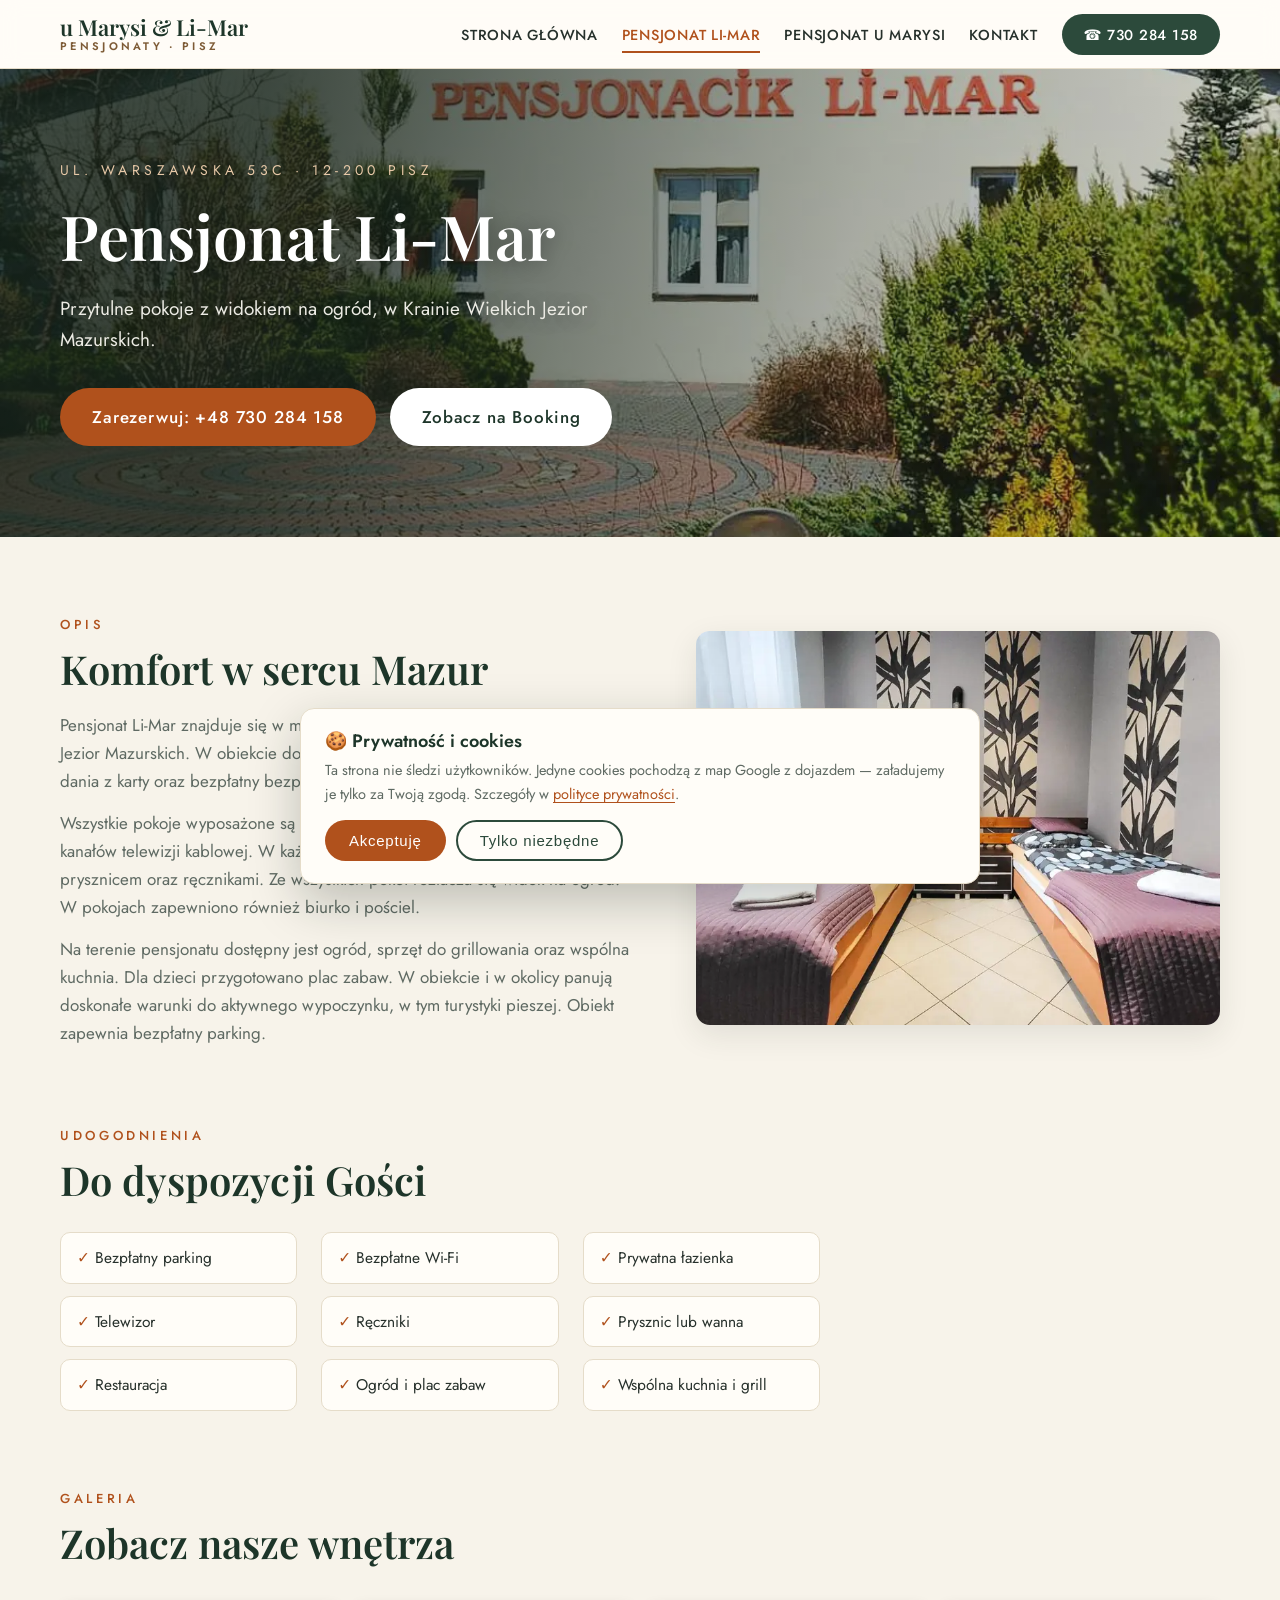
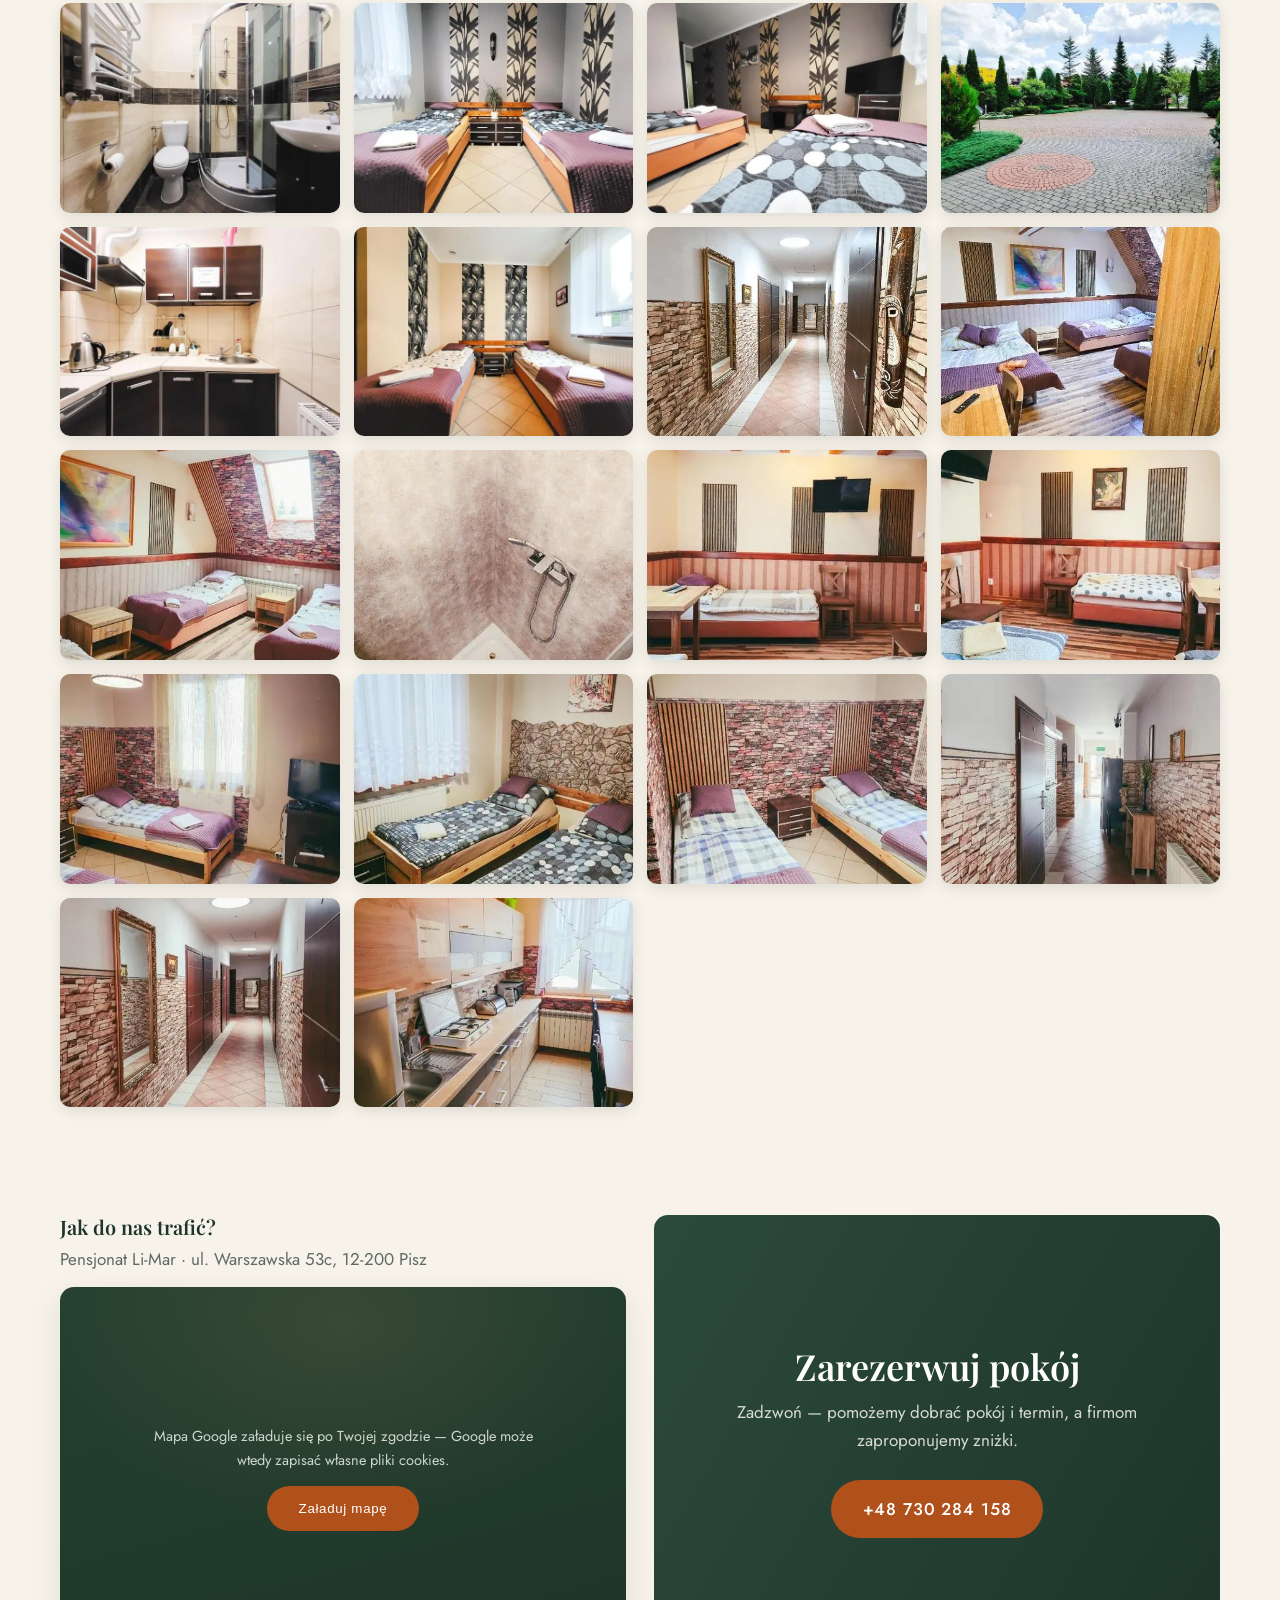
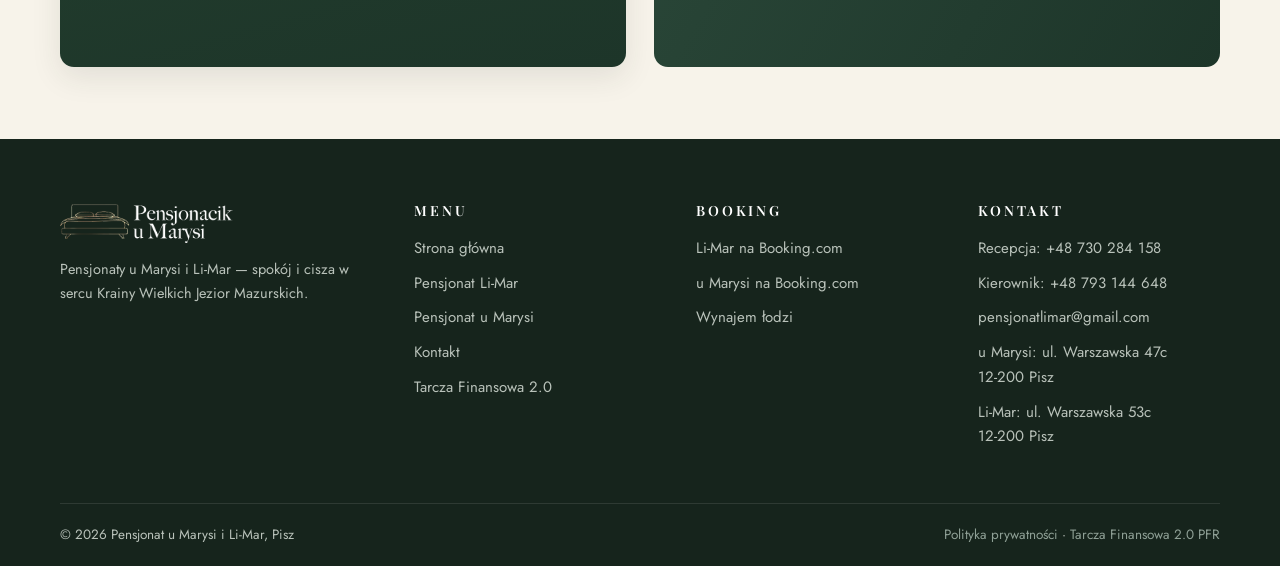
<file: li-mar/index.html>
<!DOCTYPE html>
<html lang="pl">
<head>
  <meta charset="UTF-8">
  <meta name="viewport" content="width=device-width, initial-scale=1">
  <title>Pensjonat Li-Mar Pisz — pokoje z widokiem na ogród | Noclegi Mazury</title>
  <meta name="description" content="Pensjonat Li-Mar w Piszu — pokoje z widokiem na ogród, restauracja, plac zabaw, bezpłatny parking i Wi-Fi. ul. Warszawska 53c, 12-200 Pisz. Rezerwacja: +48 730 284 158.">
  <link rel="canonical" href="https://pensjonatlimar.pl/li-mar/">
  <meta name="robots" content="index, follow">
  <meta name="theme-color" content="#2c4a3b">
  <meta property="og:type" content="website">
  <meta property="og:locale" content="pl_PL">
  <meta property="og:site_name" content="Pensjonat u Marysi i Li-Mar">
  <meta property="og:title" content="Pensjonat Li-Mar Pisz — pokoje z widokiem na ogród">
  <meta property="og:description" content="Restauracja, ogród, plac zabaw, bezpłatny parking i Wi-Fi. Rezerwacja: +48 730 284 158.">
  <meta property="og:url" content="https://pensjonatlimar.pl/li-mar/">
  <meta property="og:image" content="https://pensjonatlimar.pl/images/og-cover.jpg">
  <meta property="og:image:width" content="1200">
  <meta property="og:image:height" content="630">
  <meta name="twitter:card" content="summary_large_image">
  <link rel="icon" type="image/png" href="../images/favicon.png">
  <link rel="apple-touch-icon" href="../images/favicon.png">
  <link rel="preload" as="font" type="font/woff2" href="../fonts/Jost-400-latin.woff2" crossorigin>
  <link rel="preload" as="font" type="font/woff2" href="../fonts/PlayfairDisplay-600-latin.woff2" crossorigin>
  <link rel="preload" as="image" href="../images/hero-limar-sm.webp" media="(max-width: 760px)" fetchpriority="high">
  <link rel="preload" as="image" href="../images/hero-limar.webp" media="(min-width: 761px)" fetchpriority="high">
  <link rel="stylesheet" href="../css/style.css">
  <script type="application/ld+json">
  {
    "@context": "https://schema.org",
    "@graph": [
      {
        "@type": "LodgingBusiness",
        "@id": "https://pensjonatlimar.pl/#limar",
        "name": "Pensjonat Li-Mar",
        "url": "https://pensjonatlimar.pl/li-mar/",
        "image": [
          "https://pensjonatlimar.pl/images/hero-limar.jpg",
          "https://pensjonatlimar.pl/images/galeria-01.jpg",
          "https://pensjonatlimar.pl/images/galeria-02.jpg"
        ],
        "description": "Pensjonat Li-Mar w Piszu, w Krainie Wielkich Jezior Mazurskich. Pokoje z widokiem na ogród, restauracja, plac zabaw, wspólna kuchnia, bezpłatny parking i Wi-Fi.",
        "telephone": "+48730284158",
        "email": "pensjonatlimar@gmail.com",
        "priceRange": "150-320 PLN / noc",
        "currenciesAccepted": "PLN",
        "petsAllowed": false,
        "openingHours": "Mo-Su 09:00-20:00",
        "address": {
          "@type": "PostalAddress",
          "streetAddress": "ul. Warszawska 53c",
          "addressLocality": "Pisz",
          "postalCode": "12-200",
          "addressRegion": "warmińsko-mazurskie",
          "addressCountry": "PL"
        },
        "amenityFeature": [
          {"@type": "LocationFeatureSpecification", "name": "Bezpłatny parking", "value": true},
          {"@type": "LocationFeatureSpecification", "name": "Bezpłatne Wi-Fi", "value": true},
          {"@type": "LocationFeatureSpecification", "name": "Restauracja", "value": true},
          {"@type": "LocationFeatureSpecification", "name": "Ogród", "value": true},
          {"@type": "LocationFeatureSpecification", "name": "Plac zabaw", "value": true},
          {"@type": "LocationFeatureSpecification", "name": "Wspólna kuchnia", "value": true},
          {"@type": "LocationFeatureSpecification", "name": "Sprzęt do grillowania", "value": true}
        ],
        "sameAs": ["https://www.booking.com/hotel/pl/pensjonat-quot-li-mar-quot.pl.html"]
      },
      {
        "@type": "BreadcrumbList",
        "itemListElement": [
          {"@type": "ListItem", "position": 1, "name": "Strona główna", "item": "https://pensjonatlimar.pl/"},
          {"@type": "ListItem", "position": 2, "name": "Pensjonat Li-Mar", "item": "https://pensjonatlimar.pl/li-mar/"}
        ]
      }
    ]
  }
  </script>
</head>
<body>

<header class="site-header">
  <div class="container nav-wrap">
    <a class="brand" href="../">
      <span class="brand-name">u Marysi &amp; Li-Mar<small>Pensjonaty · Pisz</small></span>
    </a>
    <button class="nav-toggle" aria-label="Menu"><span></span><span></span><span></span></button>
    <nav class="main-nav">
      <ul>
        <li><a href="../">Strona główna</a></li>
        <li><a href="../li-mar/" class="active">Pensjonat Li-Mar</a></li>
        <li><a href="../u-marysi/">Pensjonat u Marysi</a></li>
        <li><a href="../kontakt/">Kontakt</a></li>
        <li><a class="nav-cta" href="tel:+48730284158">☎ 730 284 158</a></li>
      </ul>
    </nav>
  </div>
</header>

<main>
<div class="hero hero-sub hero-bg-limar" style="background-image:url('../images/hero-limar.webp')">
  <div class="container">
    <div class="hero-kicker">ul. Warszawska 53c · 12-200 Pisz</div>
    <h1>Pensjonat Li-Mar</h1>
    <p>Przytulne pokoje z widokiem na ogród, w Krainie Wielkich Jezior Mazurskich.</p>
    <div class="btn-row">
      <a class="btn btn-primary" href="tel:+48730284158">Zarezerwuj: +48 730 284 158</a>
      <a class="btn btn-light" href="https://www.booking.com/hotel/pl/pensjonat-quot-li-mar-quot.pl.html" target="_blank" rel="noopener">Zobacz na Booking</a>
    </div>
  </div>
</div>

<section>
  <div class="container split">
    <div>
      <span class="section-label">Opis</span>
      <h2 class="section-title">Komfort w sercu Mazur</h2>
      <p class="lead">Pensjonat Li-Mar znajduje się w mieście Pisz, położonym w Krainie Wielkich Jezior Mazurskich. W obiekcie do dyspozycji Gości jest restauracja serwująca dania z karty oraz bezpłatny bezprzewodowy dostęp do Internetu.</p>
      <p class="lead" style="margin-top:14px">Wszystkie pokoje wyposażone są w telewizor z płaskim ekranem i dostępem do kanałów telewizji kablowej. W każdym pokoju mieści się łazienka z wanną lub prysznicem oraz ręcznikami. Ze wszystkich pokoi roztacza się widok na ogród. W pokojach zapewniono również biurko i pościel.</p>
      <p class="lead" style="margin-top:14px">Na terenie pensjonatu dostępny jest ogród, sprzęt do grillowania oraz wspólna kuchnia. Dla dzieci przygotowano plac zabaw. W obiekcie i w okolicy panują doskonałe warunki do aktywnego wypoczynku, w tym turystyki pieszej. Obiekt zapewnia bezpłatny parking.</p>
    </div>
    <div class="split-img"><img src="../images/galeria-02.webp" alt="Pokój z widokiem na ogród w Pensjonacie Li-Mar w Piszu" loading="lazy" width="1024" height="767" srcset="../images/galeria-02-sm.webp 760w, ../images/galeria-02.webp 1024w" sizes="(min-width:1001px) 530px, 92vw"></div>
  </div>
</section>

<section style="padding-top:0">
  <div class="container">
    <span class="section-label">Udogodnienia</span>
    <h2 class="section-title">Do dyspozycji Gości</h2>
    <ul class="amenity-list">
      <li>Bezpłatny parking</li>
      <li>Bezpłatne Wi-Fi</li>
      <li>Prywatna łazienka</li>
      <li>Telewizor</li>
      <li>Ręczniki</li>
      <li>Prysznic lub wanna</li>
      <li>Restauracja</li>
      <li>Ogród i plac zabaw</li>
      <li>Wspólna kuchnia i grill</li>
    </ul>
  </div>
</section>

<section style="padding-top:0">
  <div class="container">
    <span class="section-label">Galeria</span>
    <h2 class="section-title">Zobacz nasze wnętrza</h2>
    <div class="gallery-grid">
      <a href="../images/galeria-01.jpg"><img src="../images/thumbs/galeria-01.webp" alt="Pokoje i wnętrza Pensjonatu Li-Mar w Piszu — zdjęcie 1" loading="lazy" width="600" height="450"></a>
      <a href="../images/galeria-02.jpg"><img src="../images/thumbs/galeria-02.webp" alt="Pokoje i wnętrza Pensjonatu Li-Mar w Piszu — zdjęcie 2" loading="lazy" width="600" height="449"></a>
      <a href="../images/galeria-03.jpg"><img src="../images/thumbs/galeria-03.webp" alt="Pokoje i wnętrza Pensjonatu Li-Mar w Piszu — zdjęcie 3" loading="lazy" width="600" height="450"></a>
      <a href="../images/galeria-04.jpg"><img src="../images/thumbs/galeria-04.webp" alt="Pokoje i wnętrza Pensjonatu Li-Mar w Piszu — zdjęcie 4" loading="lazy" width="600" height="449"></a>
      <a href="../images/galeria-05.jpg"><img src="../images/thumbs/galeria-05.webp" alt="Pokoje i wnętrza Pensjonatu Li-Mar w Piszu — zdjęcie 5" loading="lazy" width="600" height="450"></a>
      <a href="../images/galeria-06.jpg"><img src="../images/thumbs/galeria-06.webp" alt="Pokoje i wnętrza Pensjonatu Li-Mar w Piszu — zdjęcie 6" loading="lazy" width="600" height="450"></a>
      <a href="../images/galeria-07.jpg"><img src="../images/thumbs/galeria-07.webp" alt="Pokoje i wnętrza Pensjonatu Li-Mar w Piszu — zdjęcie 7" loading="lazy" width="480" height="600"></a>
      <a href="../images/galeria-08.jpg"><img src="../images/thumbs/galeria-08.webp" alt="Pokoje i wnętrza Pensjonatu Li-Mar w Piszu — zdjęcie 8" loading="lazy" width="450" height="600"></a>
      <a href="../images/galeria-09.jpg"><img src="../images/thumbs/galeria-09.webp" alt="Pokoje i wnętrza Pensjonatu Li-Mar w Piszu — zdjęcie 9" loading="lazy" width="450" height="600"></a>
      <a href="../images/galeria-10.jpg"><img src="../images/thumbs/galeria-10.webp" alt="Pokoje i wnętrza Pensjonatu Li-Mar w Piszu — zdjęcie 10" loading="lazy" width="450" height="600"></a>
      <a href="../images/galeria-11.jpg"><img src="../images/thumbs/galeria-11.webp" alt="Pokoje i wnętrza Pensjonatu Li-Mar w Piszu — zdjęcie 11" loading="lazy" width="450" height="600"></a>
      <a href="../images/galeria-12.jpg"><img src="../images/thumbs/galeria-12.webp" alt="Pokoje i wnętrza Pensjonatu Li-Mar w Piszu — zdjęcie 12" loading="lazy" width="450" height="600"></a>
      <a href="../images/galeria-13.jpg"><img src="../images/thumbs/galeria-13.webp" alt="Pokoje i wnętrza Pensjonatu Li-Mar w Piszu — zdjęcie 13" loading="lazy" width="450" height="600"></a>
      <a href="../images/galeria-14.jpg"><img src="../images/thumbs/galeria-14.webp" alt="Pokoje i wnętrza Pensjonatu Li-Mar w Piszu — zdjęcie 14" loading="lazy" width="450" height="600"></a>
      <a href="../images/galeria-15.jpg"><img src="../images/thumbs/galeria-15.webp" alt="Pokoje i wnętrza Pensjonatu Li-Mar w Piszu — zdjęcie 15" loading="lazy" width="450" height="600"></a>
      <a href="../images/galeria-16.jpg"><img src="../images/thumbs/galeria-16.webp" alt="Pokoje i wnętrza Pensjonatu Li-Mar w Piszu — zdjęcie 16" loading="lazy" width="450" height="600"></a>
      <a href="../images/galeria-17.jpg"><img src="../images/thumbs/galeria-17.webp" alt="Pokoje i wnętrza Pensjonatu Li-Mar w Piszu — zdjęcie 17" loading="lazy" width="450" height="600"></a>
      <a href="../images/galeria-18.jpg"><img src="../images/thumbs/galeria-18.webp" alt="Pokoje i wnętrza Pensjonatu Li-Mar w Piszu — zdjęcie 18" loading="lazy" width="450" height="600"></a>
    </div>
  </div>
</section>

<section style="padding-top:0">
  <div class="container maps-grid">
    <div>
      <h3>Jak do nas trafić?</h3>
      <p class="addr">Pensjonat Li-Mar · ul. Warszawska 53c, 12-200 Pisz</p>
      <iframe class="map-frame" loading="lazy" title="Mapa — Pensjonat Li-Mar"
        data-src="https://www.google.com/maps?q=Pensjonat%20Li-Mar.%2012-200%20Pisz%2C%20ul.Warszawska%2053c&t=m&z=14&output=embed&iwloc=near"></iframe>
    </div>
    <div>
      <div class="cta-band" style="height:100%;display:flex;flex-direction:column;justify-content:center">
        <h2>Zarezerwuj pokój</h2>
        <p>Zadzwoń — pomożemy dobrać pokój i termin, a firmom zaproponujemy zniżki.</p>
        <div>
          <a class="btn btn-primary" href="tel:+48730284158">+48 730 284 158</a>
        </div>
      </div>
    </div>
  </div>
</section>

</main>

<footer class="site-footer">
  <div class="container">
    <div class="footer-grid">
      <div class="footer-brand">
        <img src="../images/logo.png" alt="Logo Li-Mar" width="500" height="110">
        <p>Pensjonaty u Marysi i Li-Mar — spokój i cisza w sercu Krainy Wielkich Jezior Mazurskich.</p>
      </div>
      <div>
        <h3>Menu</h3>
        <ul>
          <li><a href="../">Strona główna</a></li>
          <li><a href="../li-mar/">Pensjonat Li-Mar</a></li>
          <li><a href="../u-marysi/">Pensjonat u Marysi</a></li>
          <li><a href="../kontakt/">Kontakt</a></li>
          <li><a href="../tarcza-finansowa-2-0/">Tarcza Finansowa 2.0</a></li>
        </ul>
      </div>
      <div>
        <h3>Booking</h3>
        <ul>
          <li><a href="https://www.booking.com/hotel/pl/pensjonat-quot-li-mar-quot.pl.html" target="_blank" rel="noopener">Li-Mar na Booking.com</a></li>
          <li><a href="https://www.booking.com/hotel/pl/pensjonat-quot-u-marysi-quot.pl.html" target="_blank" rel="noopener">u Marysi na Booking.com</a></li>
          <li><a href="https://wynajem.pensjonatlimar.pl/" target="_blank" rel="noopener">Wynajem łodzi</a></li>
        </ul>
      </div>
      <div>
        <h3>Kontakt</h3>
        <ul>
          <li><a href="tel:+48730284158">Recepcja: +48 730 284 158</a></li>
          <li><a href="tel:+48793144648">Kierownik: +48 793 144 648</a></li>
          <li><a href="mailto:pensjonatlimar@gmail.com">pensjonatlimar@gmail.com</a></li>
          <li>u Marysi: ul. Warszawska 47c<br>12-200 Pisz</li>
          <li>Li-Mar: ul. Warszawska 53c<br>12-200 Pisz</li>
        </ul>
      </div>
    </div>
    <div class="footer-bottom">
      <span>© 2026 Pensjonat u Marysi i Li-Mar, Pisz</span>
      <span><a href="../polityka-prywatnosci/">Polityka prywatności</a> · <a href="../tarcza-finansowa-2-0/">Tarcza Finansowa 2.0 PFR</a></span>
    </div>
  </div>
</footer>

<script src="../js/main.js"></script>
</body>
</html>
</file>
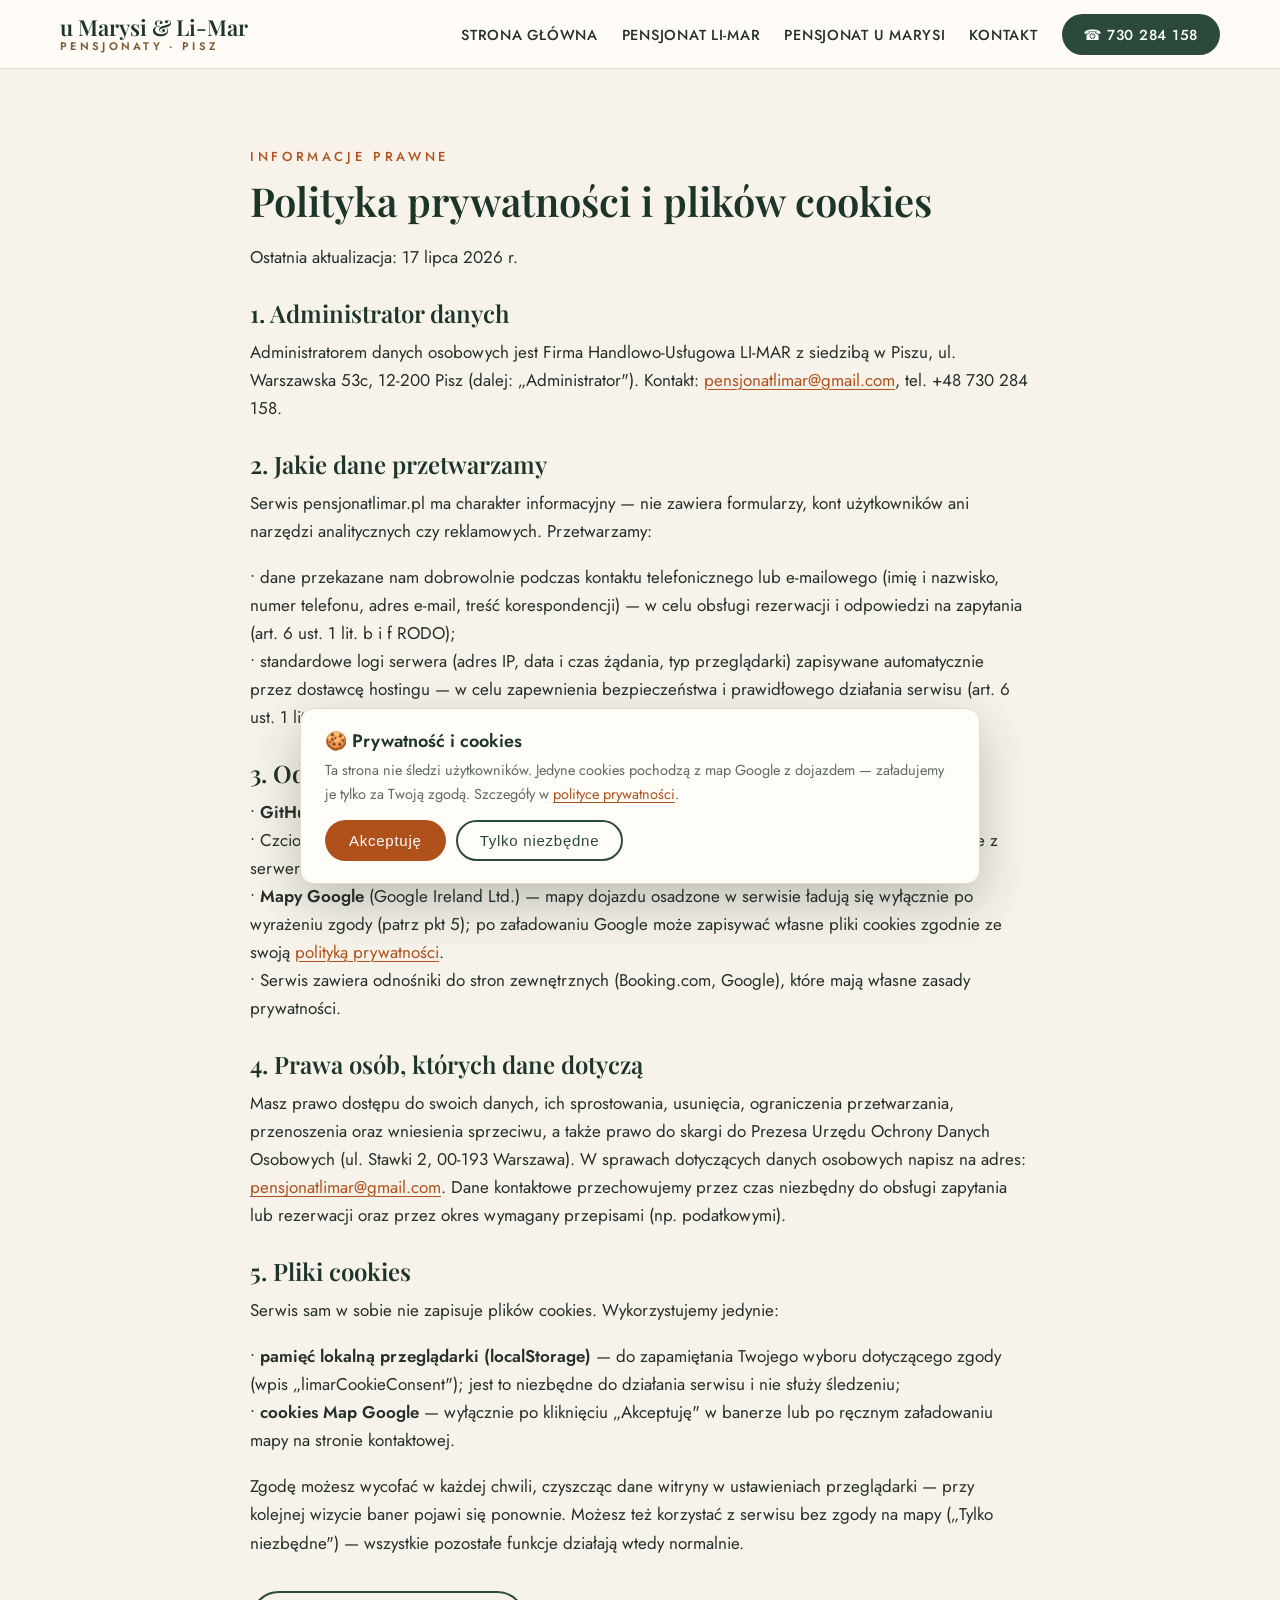
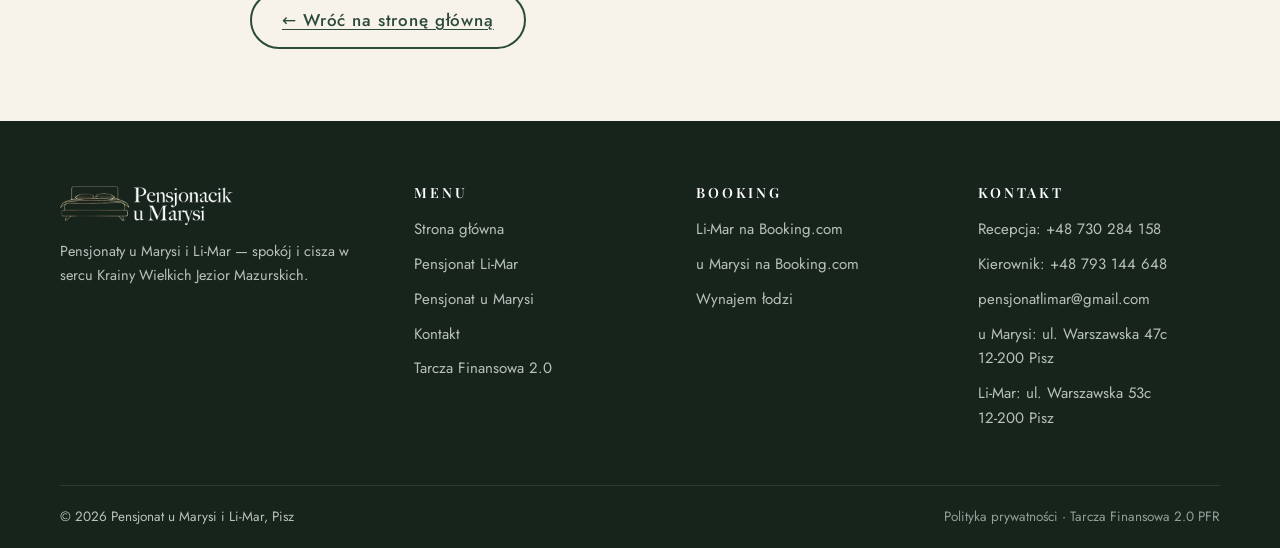
<file: polityka-prywatnosci/index.html>
<!DOCTYPE html>
<html lang="pl">
<head>
  <meta charset="UTF-8">
  <meta name="viewport" content="width=device-width, initial-scale=1">
  <title>Polityka prywatności i cookies — Pensjonat u Marysi i Li-Mar</title>
  <meta name="description" content="Polityka prywatności i plików cookies serwisu pensjonatlimar.pl — Pensjonat u Marysi i Li-Mar w Piszu.">
  <link rel="canonical" href="https://pensjonatlimar.pl/polityka-prywatnosci/">
  <meta name="robots" content="index, follow">
  <meta name="theme-color" content="#2c4a3b">
  <meta property="og:type" content="website">
  <meta property="og:locale" content="pl_PL">
  <meta property="og:site_name" content="Pensjonat u Marysi i Li-Mar">
  <meta property="og:title" content="Polityka prywatności i cookies — Pensjonat u Marysi i Li-Mar">
  <meta property="og:url" content="https://pensjonatlimar.pl/polityka-prywatnosci/">
  <meta property="og:image" content="https://pensjonatlimar.pl/images/og-cover.jpg">
  <link rel="icon" type="image/png" href="../images/favicon.png">
  <link rel="apple-touch-icon" href="../images/favicon.png">
  <link rel="preload" as="font" type="font/woff2" href="../fonts/Jost-400-latin.woff2" crossorigin>
  <link rel="preload" as="font" type="font/woff2" href="../fonts/PlayfairDisplay-600-latin.woff2" crossorigin>
  <link rel="stylesheet" href="../css/style.css">
</head>
<body>

<header class="site-header">
  <div class="container nav-wrap">
    <a class="brand" href="../">
      <span class="brand-name">u Marysi &amp; Li-Mar<small>Pensjonaty · Pisz</small></span>
    </a>
    <button class="nav-toggle" aria-label="Menu"><span></span><span></span><span></span></button>
    <nav class="main-nav">
      <ul>
        <li><a href="../">Strona główna</a></li>
        <li><a href="../li-mar/">Pensjonat Li-Mar</a></li>
        <li><a href="../u-marysi/">Pensjonat u Marysi</a></li>
        <li><a href="../kontakt/">Kontakt</a></li>
        <li><a class="nav-cta" href="tel:+48730284158">☎ 730 284 158</a></li>
      </ul>
    </nav>
  </div>
</header>

<main>
<section>
  <div class="container prose">
    <span class="section-label">Informacje prawne</span>
    <h1 class="section-title">Polityka prywatności i plików cookies</h1>
    <p>Ostatnia aktualizacja: 17 lipca 2026 r.</p>

    <h2 style="font-size:24px;margin:28px 0 10px">1. Administrator danych</h2>
    <p>Administratorem danych osobowych jest Firma Handlowo-Usługowa LI-MAR z siedzibą w Piszu, ul. Warszawska 53c, 12-200 Pisz (dalej: „Administrator"). Kontakt: <a href="mailto:pensjonatlimar@gmail.com">pensjonatlimar@gmail.com</a>, tel. +48 730 284 158.</p>

    <h2 style="font-size:24px;margin:28px 0 10px">2. Jakie dane przetwarzamy</h2>
    <p>Serwis pensjonatlimar.pl ma charakter informacyjny — nie zawiera formularzy, kont użytkowników ani narzędzi analitycznych czy reklamowych. Przetwarzamy:</p>
    <p>• dane przekazane nam dobrowolnie podczas kontaktu telefonicznego lub e-mailowego (imię i nazwisko, numer telefonu, adres e-mail, treść korespondencji) — w celu obsługi rezerwacji i odpowiedzi na zapytania (art. 6 ust. 1 lit. b i f RODO);<br>
    • standardowe logi serwera (adres IP, data i czas żądania, typ przeglądarki) zapisywane automatycznie przez dostawcę hostingu — w celu zapewnienia bezpieczeństwa i prawidłowego działania serwisu (art. 6 ust. 1 lit. f RODO).</p>

    <h2 style="font-size:24px;margin:28px 0 10px">3. Odbiorcy danych i usługi zewnętrzne</h2>
    <p>• <strong>GitHub Pages</strong> (GitHub, Inc.) — hosting serwisu; dostawca przetwarza logi serwera.<br>
    • Czcionki użyte w serwisie są hostowane lokalnie (licencja SIL Open Font License) — nie są pobierane z serwerów zewnętrznych.<br>
    • <strong>Mapy Google</strong> (Google Ireland Ltd.) — mapy dojazdu osadzone w serwisie ładują się wyłącznie po wyrażeniu zgody (patrz pkt 5); po załadowaniu Google może zapisywać własne pliki cookies zgodnie ze swoją <a href="https://policies.google.com/privacy" target="_blank" rel="noopener">polityką prywatności</a>.<br>
    • Serwis zawiera odnośniki do stron zewnętrznych (Booking.com, Google), które mają własne zasady prywatności.</p>

    <h2 style="font-size:24px;margin:28px 0 10px">4. Prawa osób, których dane dotyczą</h2>
    <p>Masz prawo dostępu do swoich danych, ich sprostowania, usunięcia, ograniczenia przetwarzania, przenoszenia oraz wniesienia sprzeciwu, a także prawo do skargi do Prezesa Urzędu Ochrony Danych Osobowych (ul. Stawki 2, 00-193 Warszawa). W sprawach dotyczących danych osobowych napisz na adres: <a href="mailto:pensjonatlimar@gmail.com">pensjonatlimar@gmail.com</a>. Dane kontaktowe przechowujemy przez czas niezbędny do obsługi zapytania lub rezerwacji oraz przez okres wymagany przepisami (np. podatkowymi).</p>

    <h2 style="font-size:24px;margin:28px 0 10px">5. Pliki cookies</h2>
    <p>Serwis sam w sobie nie zapisuje plików cookies. Wykorzystujemy jedynie:</p>
    <p>• <strong>pamięć lokalną przeglądarki (localStorage)</strong> — do zapamiętania Twojego wyboru dotyczącego zgody (wpis „limarCookieConsent"); jest to niezbędne do działania serwisu i nie służy śledzeniu;<br>
    • <strong>cookies Map Google</strong> — wyłącznie po kliknięciu „Akceptuję" w banerze lub po ręcznym załadowaniu mapy na stronie kontaktowej.</p>
    <p>Zgodę możesz wycofać w każdej chwili, czyszcząc dane witryny w ustawieniach przeglądarki — przy kolejnej wizycie baner pojawi się ponownie. Możesz też korzystać z serwisu bez zgody na mapy („Tylko niezbędne") — wszystkie pozostałe funkcje działają wtedy normalnie.</p>

    <a class="btn btn-outline" href="../" style="margin-top:16px">← Wróć na stronę główną</a>
  </div>
</section>
</main>

<footer class="site-footer">
  <div class="container">
    <div class="footer-grid">
      <div class="footer-brand">
        <img src="../images/logo.png" alt="Logo Li-Mar" width="500" height="110">
        <p>Pensjonaty u Marysi i Li-Mar — spokój i cisza w sercu Krainy Wielkich Jezior Mazurskich.</p>
      </div>
      <div>
        <h3>Menu</h3>
        <ul>
          <li><a href="../">Strona główna</a></li>
          <li><a href="../li-mar/">Pensjonat Li-Mar</a></li>
          <li><a href="../u-marysi/">Pensjonat u Marysi</a></li>
          <li><a href="../kontakt/">Kontakt</a></li>
          <li><a href="../tarcza-finansowa-2-0/">Tarcza Finansowa 2.0</a></li>
        </ul>
      </div>
      <div>
        <h3>Booking</h3>
        <ul>
          <li><a href="https://www.booking.com/hotel/pl/pensjonat-quot-li-mar-quot.pl.html" target="_blank" rel="noopener">Li-Mar na Booking.com</a></li>
          <li><a href="https://www.booking.com/hotel/pl/pensjonat-quot-u-marysi-quot.pl.html" target="_blank" rel="noopener">u Marysi na Booking.com</a></li>
          <li><a href="https://wynajem.pensjonatlimar.pl/" target="_blank" rel="noopener">Wynajem łodzi</a></li>
        </ul>
      </div>
      <div>
        <h3>Kontakt</h3>
        <ul>
          <li><a href="tel:+48730284158">Recepcja: +48 730 284 158</a></li>
          <li><a href="tel:+48793144648">Kierownik: +48 793 144 648</a></li>
          <li><a href="mailto:pensjonatlimar@gmail.com">pensjonatlimar@gmail.com</a></li>
          <li>u Marysi: ul. Warszawska 47c<br>12-200 Pisz</li>
          <li>Li-Mar: ul. Warszawska 53c<br>12-200 Pisz</li>
        </ul>
      </div>
    </div>
    <div class="footer-bottom">
      <span>© 2026 Pensjonat u Marysi i Li-Mar, Pisz</span>
      <span><a href="../polityka-prywatnosci/">Polityka prywatności</a> · <a href="../tarcza-finansowa-2-0/">Tarcza Finansowa 2.0 PFR</a></span>
    </div>
  </div>
</footer>

<script src="../js/main.js"></script>
</body>
</html>
</file>
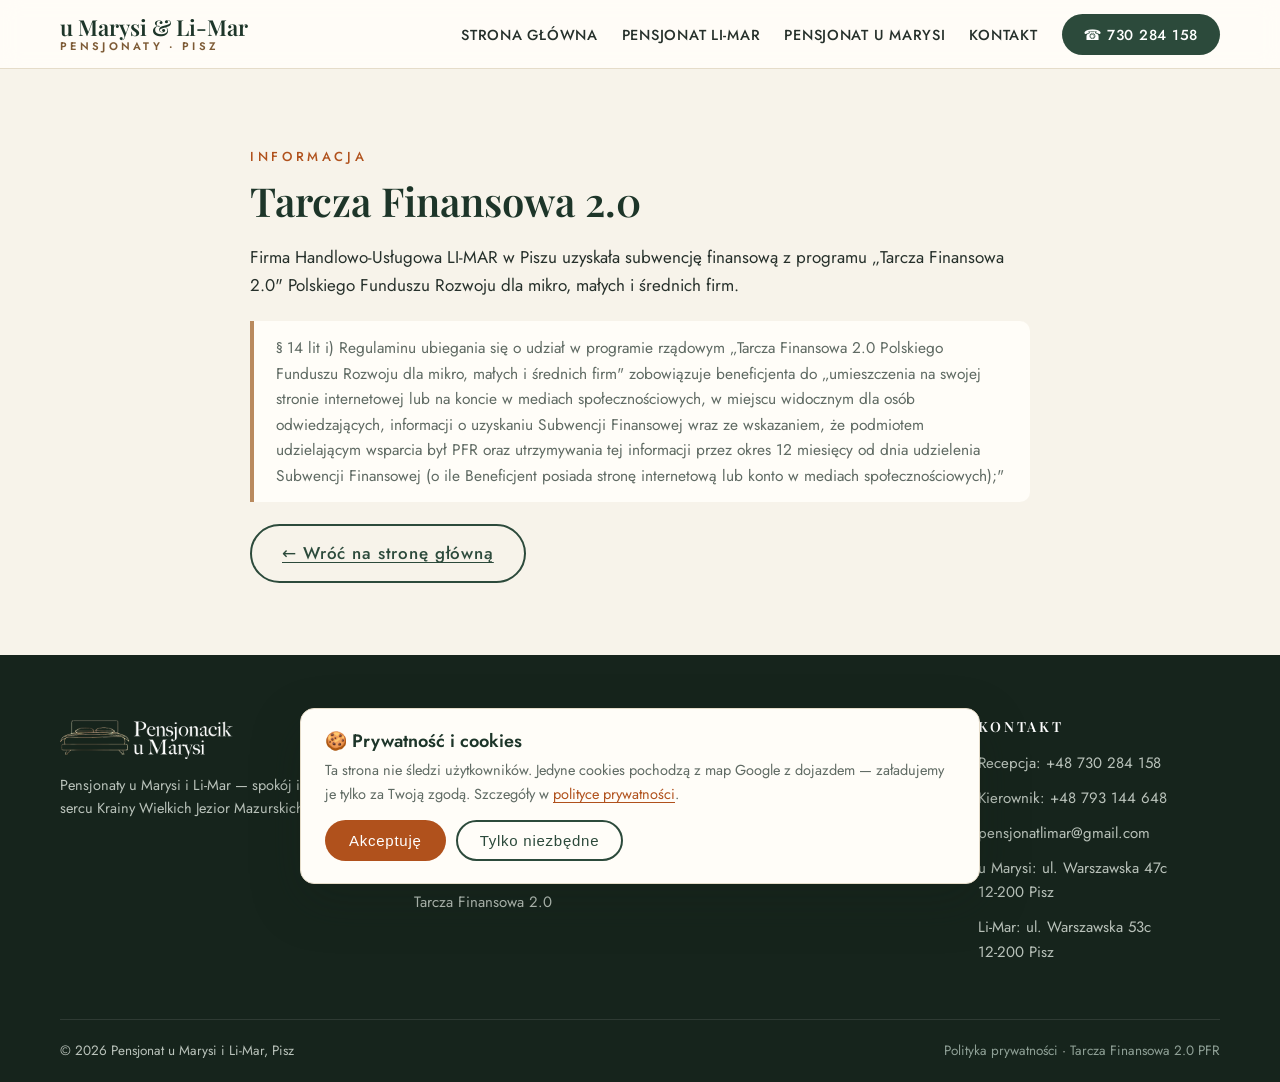
<file: tarcza-finansowa-2-0/index.html>
<!DOCTYPE html>
<html lang="pl">
<head>
  <meta charset="UTF-8">
  <meta name="viewport" content="width=device-width, initial-scale=1">
  <title>Tarcza Finansowa 2.0 — Pensjonat u Marysi i Li-Mar</title>
  <meta name="description" content="Informacja o uzyskaniu subwencji finansowej z programu Tarcza Finansowa 2.0 Polskiego Funduszu Rozwoju przez FHU LI-MAR w Piszu.">
  <link rel="canonical" href="https://pensjonatlimar.pl/tarcza-finansowa-2-0/">
  <meta name="robots" content="index, follow">
  <meta name="theme-color" content="#2c4a3b">
  <meta property="og:type" content="website">
  <meta property="og:locale" content="pl_PL">
  <meta property="og:site_name" content="Pensjonat u Marysi i Li-Mar">
  <meta property="og:title" content="Tarcza Finansowa 2.0 — Pensjonat u Marysi i Li-Mar">
  <meta property="og:url" content="https://pensjonatlimar.pl/tarcza-finansowa-2-0/">
  <meta property="og:image" content="https://pensjonatlimar.pl/images/og-cover.jpg">
  <link rel="icon" type="image/png" href="../images/favicon.png">
  <link rel="apple-touch-icon" href="../images/favicon.png">
  <link rel="preload" as="font" type="font/woff2" href="../fonts/Jost-400-latin.woff2" crossorigin>
  <link rel="preload" as="font" type="font/woff2" href="../fonts/PlayfairDisplay-600-latin.woff2" crossorigin>
  <link rel="stylesheet" href="../css/style.css">
</head>
<body>

<header class="site-header">
  <div class="container nav-wrap">
    <a class="brand" href="../">
      <span class="brand-name">u Marysi &amp; Li-Mar<small>Pensjonaty · Pisz</small></span>
    </a>
    <button class="nav-toggle" aria-label="Menu"><span></span><span></span><span></span></button>
    <nav class="main-nav">
      <ul>
        <li><a href="../">Strona główna</a></li>
        <li><a href="../li-mar/">Pensjonat Li-Mar</a></li>
        <li><a href="../u-marysi/">Pensjonat u Marysi</a></li>
        <li><a href="../kontakt/">Kontakt</a></li>
        <li><a class="nav-cta" href="tel:+48730284158">☎ 730 284 158</a></li>
      </ul>
    </nav>
  </div>
</header>

<main>
<section>
  <div class="container prose">
    <span class="section-label">Informacja</span>
    <h1 class="section-title">Tarcza Finansowa 2.0</h1>
    <p>Firma Handlowo-Usługowa LI-MAR w Piszu uzyskała subwencję finansową z programu „Tarcza Finansowa 2.0" Polskiego Funduszu Rozwoju dla mikro, małych i średnich firm.</p>
    <blockquote>§ 14 lit i) Regulaminu ubiegania się o udział w programie rządowym „Tarcza Finansowa 2.0 Polskiego Funduszu Rozwoju dla mikro, małych i średnich firm" zobowiązuje beneficjenta do „umieszczenia na swojej stronie internetowej lub na koncie w mediach społecznościowych, w miejscu widocznym dla osób odwiedzających, informacji o uzyskaniu Subwencji Finansowej wraz ze wskazaniem, że podmiotem udzielającym wsparcia był PFR oraz utrzymywania tej informacji przez okres 12 miesięcy od dnia udzielenia Subwencji Finansowej (o ile Beneficjent posiada stronę internetową lub konto w mediach społecznościowych);"</blockquote>
    <a class="btn btn-outline" href="../">← Wróć na stronę główną</a>
  </div>
</section>

</main>

<footer class="site-footer">
  <div class="container">
    <div class="footer-grid">
      <div class="footer-brand">
        <img src="../images/logo.png" alt="Logo Li-Mar" width="500" height="110">
        <p>Pensjonaty u Marysi i Li-Mar — spokój i cisza w sercu Krainy Wielkich Jezior Mazurskich.</p>
      </div>
      <div>
        <h3>Menu</h3>
        <ul>
          <li><a href="../">Strona główna</a></li>
          <li><a href="../li-mar/">Pensjonat Li-Mar</a></li>
          <li><a href="../u-marysi/">Pensjonat u Marysi</a></li>
          <li><a href="../kontakt/">Kontakt</a></li>
          <li><a href="../tarcza-finansowa-2-0/">Tarcza Finansowa 2.0</a></li>
        </ul>
      </div>
      <div>
        <h3>Booking</h3>
        <ul>
          <li><a href="https://www.booking.com/hotel/pl/pensjonat-quot-li-mar-quot.pl.html" target="_blank" rel="noopener">Li-Mar na Booking.com</a></li>
          <li><a href="https://www.booking.com/hotel/pl/pensjonat-quot-u-marysi-quot.pl.html" target="_blank" rel="noopener">u Marysi na Booking.com</a></li>
          <li><a href="https://wynajem.pensjonatlimar.pl/" target="_blank" rel="noopener">Wynajem łodzi</a></li>
        </ul>
      </div>
      <div>
        <h3>Kontakt</h3>
        <ul>
          <li><a href="tel:+48730284158">Recepcja: +48 730 284 158</a></li>
          <li><a href="tel:+48793144648">Kierownik: +48 793 144 648</a></li>
          <li><a href="mailto:pensjonatlimar@gmail.com">pensjonatlimar@gmail.com</a></li>
          <li>u Marysi: ul. Warszawska 47c<br>12-200 Pisz</li>
          <li>Li-Mar: ul. Warszawska 53c<br>12-200 Pisz</li>
        </ul>
      </div>
    </div>
    <div class="footer-bottom">
      <span>© 2026 Pensjonat u Marysi i Li-Mar, Pisz</span>
      <span><a href="../polityka-prywatnosci/">Polityka prywatności</a> · <a href="../tarcza-finansowa-2-0/">Tarcza Finansowa 2.0 PFR</a></span>
    </div>
  </div>
</footer>

<script src="../js/main.js"></script>
</body>
</html>
</file>
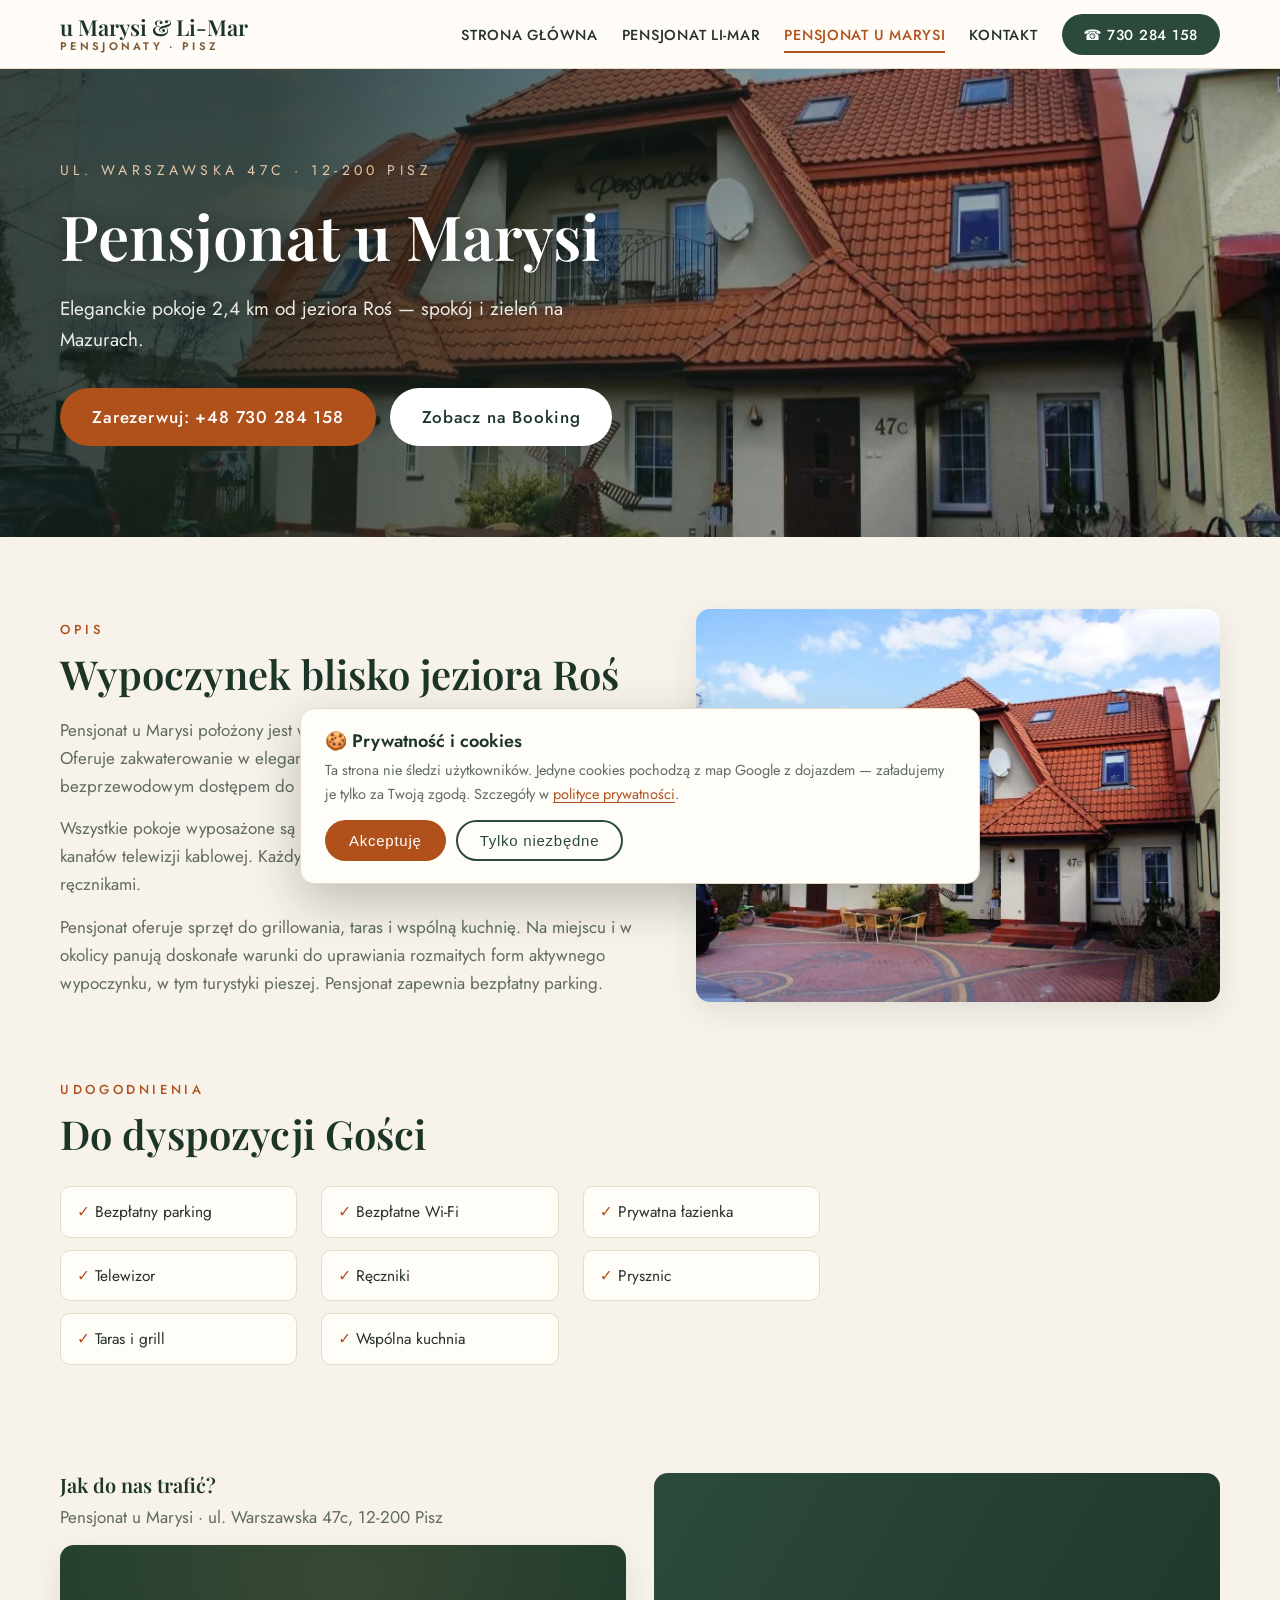
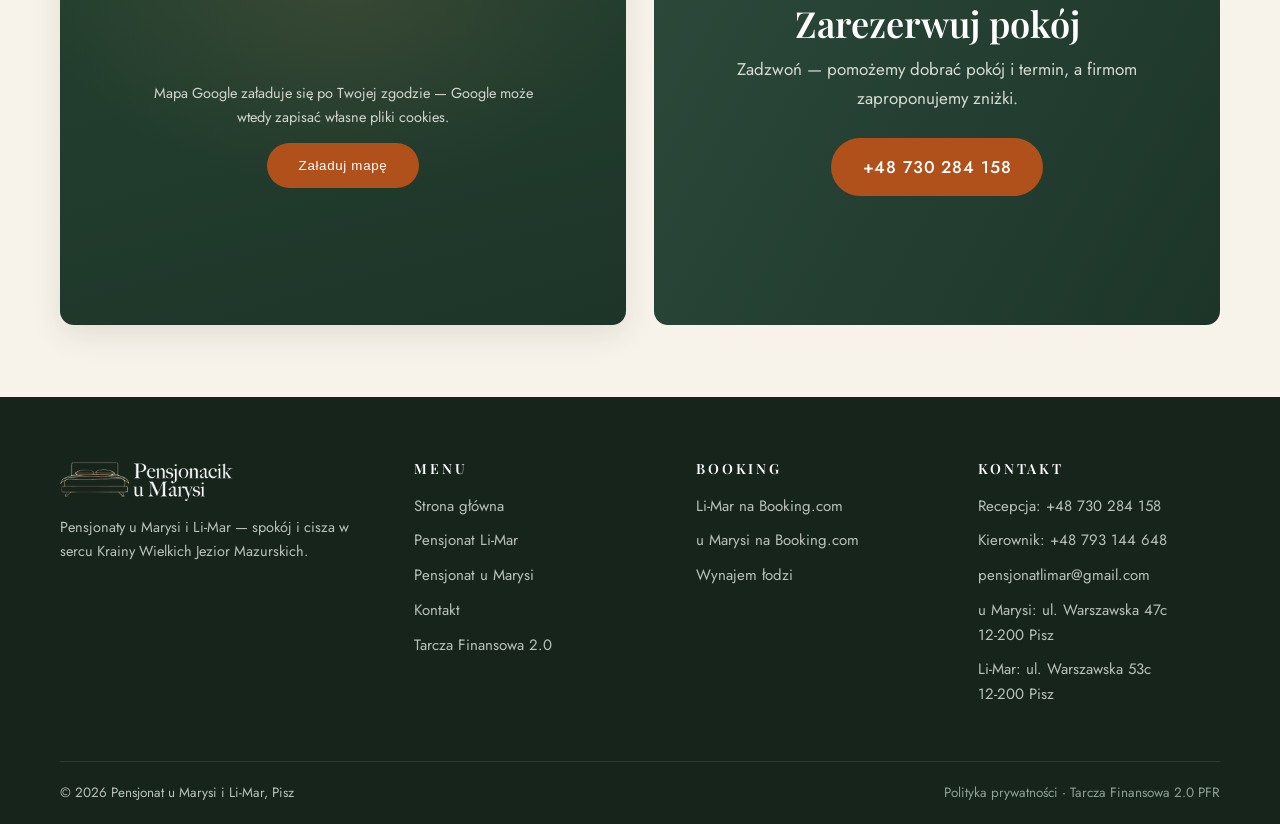
<file: u-marysi/index.html>
<!DOCTYPE html>
<html lang="pl">
<head>
  <meta charset="UTF-8">
  <meta name="viewport" content="width=device-width, initial-scale=1">
  <title>Pensjonat u Marysi Pisz — noclegi przy jeziorze Roś | Mazury</title>
  <meta name="description" content="Pensjonat u Marysi w Piszu, 2,4 km od jeziora Roś — eleganckie pokoje, taras, grill, bezpłatny parking i Wi-Fi. ul. Warszawska 47c, 12-200 Pisz. Rezerwacja: +48 730 284 158.">
  <link rel="canonical" href="https://pensjonatlimar.pl/u-marysi/">
  <meta name="robots" content="index, follow">
  <meta name="theme-color" content="#2c4a3b">
  <meta property="og:type" content="website">
  <meta property="og:locale" content="pl_PL">
  <meta property="og:site_name" content="Pensjonat u Marysi i Li-Mar">
  <meta property="og:title" content="Pensjonat u Marysi Pisz — noclegi przy jeziorze Roś">
  <meta property="og:description" content="Eleganckie pokoje, taras, grill, bezpłatny parking i Wi-Fi. Rezerwacja: +48 730 284 158.">
  <meta property="og:url" content="https://pensjonatlimar.pl/u-marysi/">
  <meta property="og:image" content="https://pensjonatlimar.pl/images/hero-umarysi.jpg">
  <meta name="twitter:card" content="summary_large_image">
  <link rel="icon" type="image/png" href="../images/favicon.png">
  <link rel="apple-touch-icon" href="../images/favicon.png">
  <link rel="preload" as="font" type="font/woff2" href="../fonts/Jost-400-latin.woff2" crossorigin>
  <link rel="preload" as="font" type="font/woff2" href="../fonts/PlayfairDisplay-600-latin.woff2" crossorigin>
  <link rel="preload" as="image" href="../images/hero-umarysi-sm.webp" media="(max-width: 760px)" fetchpriority="high">
  <link rel="preload" as="image" href="../images/hero-umarysi.webp" media="(min-width: 761px)" fetchpriority="high">
  <link rel="stylesheet" href="../css/style.css">
  <script type="application/ld+json">
  {
    "@context": "https://schema.org",
    "@graph": [
      {
        "@type": "LodgingBusiness",
        "@id": "https://pensjonatlimar.pl/#umarysi",
        "name": "Pensjonat u Marysi",
        "url": "https://pensjonatlimar.pl/u-marysi/",
        "image": "https://pensjonatlimar.pl/images/hero-umarysi.jpg",
        "description": "Pensjonat u Marysi w Piszu, 2,4 km od jeziora Roś. Elegancko urządzone pokoje z Wi-Fi, taras, sprzęt do grillowania, wspólna kuchnia i bezpłatny parking.",
        "telephone": "+48730284158",
        "email": "pensjonatlimar@gmail.com",
        "priceRange": "150-320 PLN / noc",
        "currenciesAccepted": "PLN",
        "petsAllowed": false,
        "openingHours": "Mo-Su 09:00-20:00",
        "address": {
          "@type": "PostalAddress",
          "streetAddress": "ul. Warszawska 47c",
          "addressLocality": "Pisz",
          "postalCode": "12-200",
          "addressRegion": "warmińsko-mazurskie",
          "addressCountry": "PL"
        },
        "amenityFeature": [
          {"@type": "LocationFeatureSpecification", "name": "Bezpłatny parking", "value": true},
          {"@type": "LocationFeatureSpecification", "name": "Bezpłatne Wi-Fi", "value": true},
          {"@type": "LocationFeatureSpecification", "name": "Taras", "value": true},
          {"@type": "LocationFeatureSpecification", "name": "Wspólna kuchnia", "value": true},
          {"@type": "LocationFeatureSpecification", "name": "Sprzęt do grillowania", "value": true}
        ],
        "sameAs": ["https://www.booking.com/hotel/pl/pensjonat-quot-u-marysi-quot.pl.html"]
      },
      {
        "@type": "BreadcrumbList",
        "itemListElement": [
          {"@type": "ListItem", "position": 1, "name": "Strona główna", "item": "https://pensjonatlimar.pl/"},
          {"@type": "ListItem", "position": 2, "name": "Pensjonat u Marysi", "item": "https://pensjonatlimar.pl/u-marysi/"}
        ]
      }
    ]
  }
  </script>
</head>
<body>

<header class="site-header">
  <div class="container nav-wrap">
    <a class="brand" href="../">
      <span class="brand-name">u Marysi &amp; Li-Mar<small>Pensjonaty · Pisz</small></span>
    </a>
    <button class="nav-toggle" aria-label="Menu"><span></span><span></span><span></span></button>
    <nav class="main-nav">
      <ul>
        <li><a href="../">Strona główna</a></li>
        <li><a href="../li-mar/">Pensjonat Li-Mar</a></li>
        <li><a href="../u-marysi/" class="active">Pensjonat u Marysi</a></li>
        <li><a href="../kontakt/">Kontakt</a></li>
        <li><a class="nav-cta" href="tel:+48730284158">☎ 730 284 158</a></li>
      </ul>
    </nav>
  </div>
</header>

<main>
<div class="hero hero-sub hero-bg-umarysi" style="background-image:url('../images/hero-umarysi.webp')">
  <div class="container">
    <div class="hero-kicker">ul. Warszawska 47c · 12-200 Pisz</div>
    <h1>Pensjonat u Marysi</h1>
    <p>Eleganckie pokoje 2,4 km od jeziora Roś — spokój i zieleń na Mazurach.</p>
    <div class="btn-row">
      <a class="btn btn-primary" href="tel:+48730284158">Zarezerwuj: +48 730 284 158</a>
      <a class="btn btn-light" href="https://www.booking.com/hotel/pl/pensjonat-quot-u-marysi-quot.pl.html" target="_blank" rel="noopener">Zobacz na Booking</a>
    </div>
  </div>
</div>

<section>
  <div class="container split">
    <div>
      <span class="section-label">Opis</span>
      <h2 class="section-title">Wypoczynek blisko jeziora Roś</h2>
      <p class="lead">Pensjonat u Marysi położony jest w Piszu, w odległości 2,4 km od jeziora Roś. Oferuje zakwaterowanie w elegancko urządzonych pokojach z bezpłatnym bezprzewodowym dostępem do Internetu.</p>
      <p class="lead" style="margin-top:14px">Wszystkie pokoje wyposażone są w telewizor z płaskim ekranem i dostępem do kanałów telewizji kablowej. Każdy z nich dysponuje łazienką z prysznicem i ręcznikami.</p>
      <p class="lead" style="margin-top:14px">Pensjonat oferuje sprzęt do grillowania, taras i wspólną kuchnię. Na miejscu i w okolicy panują doskonałe warunki do uprawiania rozmaitych form aktywnego wypoczynku, w tym turystyki pieszej. Pensjonat zapewnia bezpłatny parking.</p>
    </div>
    <div class="split-img"><img src="../images/hero-umarysi.webp" alt="Budynek Pensjonatu u Marysi w Piszu — noclegi blisko jeziora Roś" loading="lazy" width="1280" height="851" srcset="../images/hero-umarysi-sm.webp 760w, ../images/hero-umarysi.webp 1280w" sizes="(min-width:1001px) 530px, 92vw"></div>
  </div>
</section>

<section style="padding-top:0">
  <div class="container">
    <span class="section-label">Udogodnienia</span>
    <h2 class="section-title">Do dyspozycji Gości</h2>
    <ul class="amenity-list">
      <li>Bezpłatny parking</li>
      <li>Bezpłatne Wi-Fi</li>
      <li>Prywatna łazienka</li>
      <li>Telewizor</li>
      <li>Ręczniki</li>
      <li>Prysznic</li>
      <li>Taras i grill</li>
      <li>Wspólna kuchnia</li>
    </ul>
  </div>
</section>

<section style="padding-top:0">
  <div class="container maps-grid">
    <div>
      <h3>Jak do nas trafić?</h3>
      <p class="addr">Pensjonat u Marysi · ul. Warszawska 47c, 12-200 Pisz</p>
      <iframe class="map-frame" loading="lazy" title="Mapa — Pensjonat u Marysi"
        data-src="https://www.google.com/maps?q=Pensjonat%20u%20Marysi%2C%2012-200%20Pisz%2C%20ul.Warszawska%2047&t=m&z=14&output=embed&iwloc=near"></iframe>
    </div>
    <div>
      <div class="cta-band" style="height:100%;display:flex;flex-direction:column;justify-content:center">
        <h2>Zarezerwuj pokój</h2>
        <p>Zadzwoń — pomożemy dobrać pokój i termin, a firmom zaproponujemy zniżki.</p>
        <div>
          <a class="btn btn-primary" href="tel:+48730284158">+48 730 284 158</a>
        </div>
      </div>
    </div>
  </div>
</section>

</main>

<footer class="site-footer">
  <div class="container">
    <div class="footer-grid">
      <div class="footer-brand">
        <img src="../images/logo.png" alt="Logo Li-Mar" width="500" height="110">
        <p>Pensjonaty u Marysi i Li-Mar — spokój i cisza w sercu Krainy Wielkich Jezior Mazurskich.</p>
      </div>
      <div>
        <h3>Menu</h3>
        <ul>
          <li><a href="../">Strona główna</a></li>
          <li><a href="../li-mar/">Pensjonat Li-Mar</a></li>
          <li><a href="../u-marysi/">Pensjonat u Marysi</a></li>
          <li><a href="../kontakt/">Kontakt</a></li>
          <li><a href="../tarcza-finansowa-2-0/">Tarcza Finansowa 2.0</a></li>
        </ul>
      </div>
      <div>
        <h3>Booking</h3>
        <ul>
          <li><a href="https://www.booking.com/hotel/pl/pensjonat-quot-li-mar-quot.pl.html" target="_blank" rel="noopener">Li-Mar na Booking.com</a></li>
          <li><a href="https://www.booking.com/hotel/pl/pensjonat-quot-u-marysi-quot.pl.html" target="_blank" rel="noopener">u Marysi na Booking.com</a></li>
          <li><a href="https://wynajem.pensjonatlimar.pl/" target="_blank" rel="noopener">Wynajem łodzi</a></li>
        </ul>
      </div>
      <div>
        <h3>Kontakt</h3>
        <ul>
          <li><a href="tel:+48730284158">Recepcja: +48 730 284 158</a></li>
          <li><a href="tel:+48793144648">Kierownik: +48 793 144 648</a></li>
          <li><a href="mailto:pensjonatlimar@gmail.com">pensjonatlimar@gmail.com</a></li>
          <li>u Marysi: ul. Warszawska 47c<br>12-200 Pisz</li>
          <li>Li-Mar: ul. Warszawska 53c<br>12-200 Pisz</li>
        </ul>
      </div>
    </div>
    <div class="footer-bottom">
      <span>© 2026 Pensjonat u Marysi i Li-Mar, Pisz</span>
      <span><a href="../polityka-prywatnosci/">Polityka prywatności</a> · <a href="../tarcza-finansowa-2-0/">Tarcza Finansowa 2.0 PFR</a></span>
    </div>
  </div>
</footer>

<script src="../js/main.js"></script>
</body>
</html>
</file>
<file: css/style.css>
/* ---------- Czcionki lokalne (SIL OFL: Playfair Display, Jost) ---------- */
@font-face {
  font-family: 'Jost';
  font-style: normal;
  font-weight: 400;
  font-display: swap;
  src: url('../fonts/Jost-400-latin-ext.woff2') format('woff2');
  unicode-range: U+0100-02BA, U+02BD-02C5, U+02C7-02CC, U+02CE-02D7, U+02DD-02FF, U+0304, U+0308, U+0329, U+1D00-1DBF, U+1E00-1E9F, U+1EF2-1EFF, U+2020, U+20A0-20AB, U+20AD-20C0, U+2113, U+2C60-2C7F, U+A720-A7FF;
}
@font-face {
  font-family: 'Jost';
  font-style: normal;
  font-weight: 400;
  font-display: swap;
  src: url('../fonts/Jost-400-latin.woff2') format('woff2');
  unicode-range: U+0000-00FF, U+0131, U+0152-0153, U+02BB-02BC, U+02C6, U+02DA, U+02DC, U+0304, U+0308, U+0329, U+2000-206F, U+20AC, U+2122, U+2191, U+2193, U+2212, U+2215, U+FEFF, U+FFFD;
}
@font-face {
  font-family: 'Jost';
  font-style: normal;
  font-weight: 500;
  font-display: swap;
  src: url('../fonts/Jost-500-latin-ext.woff2') format('woff2');
  unicode-range: U+0100-02BA, U+02BD-02C5, U+02C7-02CC, U+02CE-02D7, U+02DD-02FF, U+0304, U+0308, U+0329, U+1D00-1DBF, U+1E00-1E9F, U+1EF2-1EFF, U+2020, U+20A0-20AB, U+20AD-20C0, U+2113, U+2C60-2C7F, U+A720-A7FF;
}
@font-face {
  font-family: 'Jost';
  font-style: normal;
  font-weight: 500;
  font-display: swap;
  src: url('../fonts/Jost-500-latin.woff2') format('woff2');
  unicode-range: U+0000-00FF, U+0131, U+0152-0153, U+02BB-02BC, U+02C6, U+02DA, U+02DC, U+0304, U+0308, U+0329, U+2000-206F, U+20AC, U+2122, U+2191, U+2193, U+2212, U+2215, U+FEFF, U+FFFD;
}
@font-face {
  font-family: 'Jost';
  font-style: normal;
  font-weight: 600;
  font-display: swap;
  src: url('../fonts/Jost-600-latin-ext.woff2') format('woff2');
  unicode-range: U+0100-02BA, U+02BD-02C5, U+02C7-02CC, U+02CE-02D7, U+02DD-02FF, U+0304, U+0308, U+0329, U+1D00-1DBF, U+1E00-1E9F, U+1EF2-1EFF, U+2020, U+20A0-20AB, U+20AD-20C0, U+2113, U+2C60-2C7F, U+A720-A7FF;
}
@font-face {
  font-family: 'Jost';
  font-style: normal;
  font-weight: 600;
  font-display: swap;
  src: url('../fonts/Jost-600-latin.woff2') format('woff2');
  unicode-range: U+0000-00FF, U+0131, U+0152-0153, U+02BB-02BC, U+02C6, U+02DA, U+02DC, U+0304, U+0308, U+0329, U+2000-206F, U+20AC, U+2122, U+2191, U+2193, U+2212, U+2215, U+FEFF, U+FFFD;
}
@font-face {
  font-family: 'Playfair Display';
  font-style: normal;
  font-weight: 600;
  font-display: swap;
  src: url('../fonts/PlayfairDisplay-600-latin-ext.woff2') format('woff2');
  unicode-range: U+0100-02BA, U+02BD-02C5, U+02C7-02CC, U+02CE-02D7, U+02DD-02FF, U+0304, U+0308, U+0329, U+1D00-1DBF, U+1E00-1E9F, U+1EF2-1EFF, U+2020, U+20A0-20AB, U+20AD-20C0, U+2113, U+2C60-2C7F, U+A720-A7FF;
}
@font-face {
  font-family: 'Playfair Display';
  font-style: normal;
  font-weight: 600;
  font-display: swap;
  src: url('../fonts/PlayfairDisplay-600-latin.woff2') format('woff2');
  unicode-range: U+0000-00FF, U+0131, U+0152-0153, U+02BB-02BC, U+02C6, U+02DA, U+02DC, U+0304, U+0308, U+0329, U+2000-206F, U+20AC, U+2122, U+2191, U+2193, U+2212, U+2215, U+FEFF, U+FFFD;
}

/* ============================================================
   Pensjonat u Marysi i Li-Mar — pensjonatlimar.pl
   Czysty, responsywny CSS bez frameworków
   ============================================================ */

:root {
  --cream: #f7f3ea;
  --paper: #fffdf8;
  --ink: #26302b;
  --muted: #5f6a63;
  --pine: #2c4a3b;
  --pine-dark: #1d3529;
  --terra: #b0511c;
  --terra-dark: #93441a;
  --gold: #b98a5e;
  --line: #e5dcc9;
  --shadow: 0 10px 30px rgba(38, 48, 43, .10);
  --radius: 14px;
}

* { margin: 0; padding: 0; box-sizing: border-box; }

html { scroll-behavior: smooth; }

body {
  font-family: 'Jost', 'Segoe UI', system-ui, sans-serif;
  font-weight: 400;
  color: var(--ink);
  background: var(--cream);
  line-height: 1.65;
  font-size: 17px;
}

img { max-width: 100%; display: block; }

::selection { background: var(--terra); color: #fff; }
:focus-visible { outline: 3px solid var(--gold); outline-offset: 2px; border-radius: 4px; }
section[id] { scroll-margin-top: 90px; }

/* Delikatne pojawianie się elementów przy przewijaniu */
.reveal { opacity: 0; transform: translateY(22px); transition: opacity .65s ease, transform .65s ease; }
.reveal.in { opacity: 1; transform: none; }
@media (prefers-reduced-motion: reduce) {
  html { scroll-behavior: auto; }
  .reveal { opacity: 1; transform: none; transition: none; }
  .main-nav, .main-nav li { transition: none !important; }
}

h1, h2, h3, .brand-name {
  font-family: 'Playfair Display', Georgia, serif;
  font-weight: 600;
  line-height: 1.2;
  color: var(--pine-dark);
}

a { color: var(--terra); text-decoration: none; }
a:hover { color: var(--terra-dark); }
/* Linki wewnątrz tekstu muszą się odróżniać nie tylko kolorem (WCAG) */
p a, .prose a, .price-note a, .cookie-banner a {
  text-decoration: underline;
  text-underline-offset: 3px;
  text-decoration-thickness: 1px;
}

.container { width: min(1160px, 92%); margin: 0 auto; }

section { padding: 72px 0; }

.section-label {
  display: inline-block;
  font-size: 13px;
  letter-spacing: .28em;
  text-transform: uppercase;
  color: var(--terra);
  font-weight: 500;
  margin-bottom: 10px;
}

.section-title { font-size: clamp(28px, 4vw, 40px); margin-bottom: 18px; }

.lead { max-width: 720px; color: var(--muted); }

/* ---------- Przyciski ---------- */
.btn {
  display: inline-block;
  padding: 13px 30px;
  border-radius: 999px;
  font-weight: 500;
  letter-spacing: .05em;
  transition: transform .2s, box-shadow .2s, background .2s;
  border: 2px solid transparent;
}
.btn:hover { transform: translateY(-2px); box-shadow: var(--shadow); }
.btn-primary { background: var(--terra); color: #fff; }
.btn-primary:hover { background: var(--terra-dark); color: #fff; }
.btn-outline { border-color: var(--pine); color: var(--pine); background: transparent; }
.btn-outline:hover { background: var(--pine); color: #fff; }
.btn-light { background: #fff; color: var(--pine-dark); }
.btn-light:hover { color: var(--terra); }

/* ---------- Nagłówek / nawigacja ---------- */
.site-header {
  position: sticky;
  top: 0;
  z-index: 50;
  background: rgba(255, 253, 248, .92);
  backdrop-filter: blur(10px);
  border-bottom: 1px solid var(--line);
}
.nav-wrap {
  display: flex;
  align-items: center;
  justify-content: space-between;
  padding: 14px 0;
}
.brand { display: flex; align-items: center; gap: 12px; }
.brand-name { font-size: 22px; color: var(--pine-dark); white-space: nowrap; }
.brand-name small {
  display: block;
  font-family: 'Jost', sans-serif;
  font-size: 11px;
  letter-spacing: .3em;
  text-transform: uppercase;
  color: #7d5a35;
}

.main-nav ul { display: flex; gap: 24px; list-style: none; align-items: center; flex-wrap: nowrap; }
.main-nav a {
  color: var(--ink);
  font-size: 14.5px;
  letter-spacing: .05em;
  text-transform: uppercase;
  font-weight: 500;
  padding: 6px 0;
  border-bottom: 2px solid transparent;
  white-space: nowrap;
}
.main-nav a:hover, .main-nav a.active { color: var(--terra); border-bottom-color: var(--terra); }
.main-nav .nav-cta { background: var(--pine); color: #fff; padding: 10px 22px; border-radius: 999px; border: none; white-space: nowrap; }
.main-nav .nav-cta:hover { background: var(--pine-dark); color: #fff; }

.nav-toggle {
  display: none;
  background: none;
  border: none;
  cursor: pointer;
  padding: 8px;
}
.nav-toggle span {
  display: block;
  width: 26px;
  height: 2px;
  background: var(--pine-dark);
  margin: 6px 0;
  transition: .3s;
}
.nav-toggle.open span:nth-child(1) { transform: translateY(8px) rotate(45deg); }
.nav-toggle.open span:nth-child(2) { opacity: 0; }
.nav-toggle.open span:nth-child(3) { transform: translateY(-8px) rotate(-45deg); }

/* ---------- Hero ---------- */
.hero {
  position: relative;
  min-height: 78vh;
  display: flex;
  align-items: center;
  color: #fff;
  background-size: cover;
  background-position: center;
}
.hero::before {
  content: "";
  position: absolute;
  inset: 0;
  background: linear-gradient(100deg, rgba(20, 34, 26, .82) 20%, rgba(20, 34, 26, .35) 65%, rgba(20, 34, 26, .15));
}
.hero .container { position: relative; z-index: 1; }
/* Lżejsze tła hero na telefonach (nadpisują inline style) */
@media (max-width: 760px) {
  .hero-bg-limar { background-image: url('../images/hero-limar-sm.webp') !important; }
  .hero-bg-umarysi { background-image: url('../images/hero-umarysi-sm.webp') !important; }
  .hero-bg-lodzie { background-image: url('../images/lodzie-hero-sm.webp') !important; }
}
.hero-kicker {
  font-size: 14px;
  letter-spacing: .32em;
  text-transform: uppercase;
  color: #e8c9a8;
  margin-bottom: 16px;
}
.hero h1 {
  color: #fff;
  font-size: clamp(34px, 6vw, 62px);
  max-width: 700px;
  margin-bottom: 20px;
}
.hero h1, .hero p { text-shadow: 0 2px 20px rgba(0, 0, 0, .35); }
.hero p { max-width: 560px; font-size: 19px; color: #ecebe4; margin-bottom: 32px; }
.hero .btn-row { display: flex; gap: 14px; flex-wrap: wrap; }

.hero-sub { min-height: 52vh; }

/* ---------- Karty oferty ---------- */
.cards-grid {
  display: grid;
  grid-template-columns: repeat(4, 1fr);
  gap: 22px;
  margin-top: 40px;
}
.card {
  background: var(--paper);
  border-radius: var(--radius);
  overflow: hidden;
  box-shadow: var(--shadow);
  display: flex;
  flex-direction: column;
  transition: transform .25s;
}
.card:hover { transform: translateY(-6px); }
.card .card-img { height: 210px; overflow: hidden; }
.card .card-img img { width: 100%; height: 100%; object-fit: cover; transition: transform .5s; }
.card:hover .card-img img { transform: scale(1.06); }
.card-body { padding: 22px 22px 26px; display: flex; flex-direction: column; flex: 1; }
.card-body h3 { font-size: 21px; margin-bottom: 8px; }
.card-body p { color: var(--muted); font-size: 15.5px; flex: 1; }
.card-link {
  margin-top: 16px;
  font-size: 13px;
  letter-spacing: .2em;
  text-transform: uppercase;
  font-weight: 600;
}
.card-link::after { content: " →"; }

/* ---------- Sekcja dzielona (tekst + zdjęcie) ---------- */
.split {
  display: grid;
  grid-template-columns: 1.05fr .95fr;
  gap: 56px;
  align-items: center;
}
.split.reverse { direction: rtl; }
.split.reverse > * { direction: ltr; }
.split-img {
  border-radius: var(--radius);
  overflow: hidden;
  box-shadow: var(--shadow);
}
.split-img img { width: 100%; height: 100%; object-fit: cover; aspect-ratio: 4 / 3; }
.split .btn { margin-top: 24px; }

.phone-line { margin-top: 22px; font-size: 15px; color: var(--muted); }
.phone-line strong { display: block; font-size: 24px; color: var(--pine-dark); font-weight: 600; }

/* ---------- Cennik ---------- */
.price-table {
  width: 100%;
  max-width: 680px;
  border-collapse: collapse;
  background: var(--paper);
  border-radius: var(--radius);
  overflow: hidden;
  box-shadow: var(--shadow);
  margin-top: 28px;
}
.price-table th, .price-table td { padding: 18px 26px; text-align: left; }
.price-table thead { background: var(--pine); color: #fff; }
.price-table thead th { font-weight: 500; letter-spacing: .08em; text-transform: uppercase; font-size: 14px; }
.price-table tbody tr + tr { border-top: 1px solid var(--line); }
.price-table tbody tr:hover { background: #fbf6ea; }
.price-table td:last-child { font-weight: 600; color: var(--terra); white-space: nowrap; }
.price-note { margin-top: 14px; font-size: 15px; color: var(--muted); }

/* ---------- Udogodnienia ---------- */
.features-grid {
  display: grid;
  grid-template-columns: repeat(3, 1fr);
  gap: 20px;
  margin-top: 36px;
}
.feature {
  background: var(--paper);
  border: 1px solid var(--line);
  border-radius: var(--radius);
  padding: 24px 22px;
  display: flex;
  gap: 16px;
  align-items: flex-start;
}
.feature .ico {
  flex: none;
  width: 46px;
  height: 46px;
  border-radius: 12px;
  background: var(--cream);
  display: grid;
  place-items: center;
  font-size: 22px;
}
.feature h3 { font-size: 17px; font-family: 'Jost', sans-serif; font-weight: 600; margin-bottom: 2px; }
.feature p { font-size: 14.5px; color: var(--muted); }

.amenity-list {
  display: grid;
  grid-template-columns: repeat(3, 1fr);
  gap: 12px 24px;
  list-style: none;
  margin-top: 28px;
  max-width: 760px;
}
.amenity-list li {
  background: var(--paper);
  border: 1px solid var(--line);
  border-radius: 10px;
  padding: 12px 16px;
  font-size: 15.5px;
}
.amenity-list li::before { content: "✓ "; color: var(--terra); font-weight: 700; }

/* ---------- Opinie ---------- */
.reviews { background: var(--pine-dark); color: #e9e7dd; }
.reviews .section-title { color: #fff; }
.reviews .lead { color: #cfd6cd; }
.reviews .section-label { color: #e8c9a8; }
.score-badges { display: flex; gap: 14px; margin: 26px 0 8px; flex-wrap: wrap; }
.score {
  background: rgba(255, 255, 255, .08);
  border: 1px solid rgba(255, 255, 255, .18);
  border-radius: 12px;
  padding: 12px 20px;
  text-align: center;
}
.score b { display: block; font-size: 26px; color: #e8c9a8; font-family: 'Playfair Display', serif; font-weight: 600; }
.score span { font-size: 13px; letter-spacing: .1em; text-transform: uppercase; }
.reviews-grid {
  display: grid;
  grid-template-columns: repeat(3, 1fr);
  gap: 20px;
  margin-top: 34px;
}
.review {
  background: rgba(255, 255, 255, .06);
  border: 1px solid rgba(255, 255, 255, .14);
  border-radius: var(--radius);
  padding: 26px 24px;
  display: flex;
  flex-direction: column;
}
.review p { font-size: 15.5px; flex: 1; }
.review p::before { content: "„"; color: var(--gold); font-size: 30px; line-height: 0; margin-right: 4px; font-family: Georgia, serif; }
.review .src {
  margin-top: 18px;
  font-size: 12px;
  letter-spacing: .22em;
  text-transform: uppercase;
  color: #e8c9a8;
}

/* ---------- FAQ ---------- */
.faq { max-width: 780px; margin: 30px auto 0; }
.faq details {
  background: var(--paper);
  border: 1px solid var(--line);
  border-radius: 12px;
  margin-bottom: 12px;
  overflow: hidden;
}
.faq summary {
  cursor: pointer;
  list-style: none;
  padding: 18px 22px;
  font-weight: 500;
  font-size: 17px;
  display: flex;
  justify-content: space-between;
  align-items: center;
  gap: 12px;
}
.faq summary::-webkit-details-marker { display: none; }
.faq summary::after { content: "+"; font-size: 24px; color: var(--terra); transition: transform .25s; }
.faq details[open] summary::after { transform: rotate(45deg); }
.faq details p { padding: 0 22px 18px; color: var(--muted); }

/* ---------- Galeria ---------- */
.gallery-grid {
  display: grid;
  grid-template-columns: repeat(4, 1fr);
  gap: 14px;
  margin-top: 36px;
}
.gallery-grid a {
  border-radius: 10px;
  overflow: hidden;
  display: block;
  aspect-ratio: 4 / 3;
  box-shadow: 0 4px 14px rgba(38, 48, 43, .12);
}
.gallery-grid img {
  width: 100%;
  height: 100%;
  object-fit: cover;
  transition: transform .4s;
}
.gallery-grid a:hover img { transform: scale(1.07); }

/* Lightbox */
.lightbox {
  position: fixed;
  inset: 0;
  z-index: 100;
  background: rgba(15, 22, 18, .93);
  display: none;
  align-items: center;
  justify-content: center;
}
.lightbox.open { display: flex; }
.lightbox img {
  max-width: 92vw;
  max-height: 86vh;
  border-radius: 8px;
  box-shadow: 0 20px 60px rgba(0, 0, 0, .5);
}
.lightbox button {
  position: absolute;
  background: none;
  border: none;
  color: #fff;
  font-size: 42px;
  cursor: pointer;
  padding: 10px 18px;
  opacity: .8;
}
.lightbox button:hover { opacity: 1; }
.lb-close { top: 12px; right: 16px; }
.lb-prev { left: 8px; top: 50%; transform: translateY(-50%); }
.lb-next { right: 8px; top: 50%; transform: translateY(-50%); }

/* ---------- Kontakt ---------- */
.contact-grid {
  display: grid;
  grid-template-columns: repeat(3, 1fr);
  gap: 22px;
  margin-top: 36px;
}
.contact-card {
  background: var(--paper);
  border: 1px solid var(--line);
  border-radius: var(--radius);
  padding: 30px 26px;
  text-align: center;
  box-shadow: var(--shadow);
}
.contact-card .ico { font-size: 30px; margin-bottom: 10px; }
.contact-card h3 { font-size: 18px; margin-bottom: 6px; }
.contact-card a { font-size: 19px; font-weight: 500; }
.contact-card p { color: var(--muted); font-size: 14.5px; }

.map-frame {
  border: 0;
  width: 100%;
  height: 380px;
  border-radius: var(--radius);
  box-shadow: var(--shadow);
}
.maps-grid {
  display: grid;
  grid-template-columns: 1fr 1fr;
  gap: 28px;
  margin-top: 36px;
}
.maps-grid h3 { margin-bottom: 6px; }
.maps-grid .addr { color: var(--muted); margin-bottom: 14px; }

/* ---------- CTA pas ---------- */
.cta-band {
  background: linear-gradient(120deg, var(--pine) 0%, var(--pine-dark) 100%);
  color: #fff;
  text-align: center;
  border-radius: var(--radius);
  padding: 56px 30px;
}
.cta-band h2 { color: #fff; font-size: clamp(26px, 3.5vw, 36px); margin-bottom: 10px; }
.cta-band p { color: #d7dbd2; margin-bottom: 26px; }

/* ---------- Baner cookies ---------- */
.cookie-banner {
  position: fixed;
  left: 16px;
  right: 16px;
  bottom: 16px;
  z-index: 90;
  max-width: 680px;
  margin: 0 auto;
  background: var(--paper);
  border: 1px solid var(--line);
  border-radius: var(--radius);
  box-shadow: 0 18px 50px rgba(20, 30, 24, .25);
  padding: 22px 24px;
  transform: translateY(calc(100% + 24px));
  transition: transform .5s cubic-bezier(.2, .9, .3, 1);
}
.cookie-banner.show { transform: none; }
.cookie-banner h2 {
  font-size: 18px;
  font-family: 'Jost', sans-serif;
  font-weight: 600;
  margin-bottom: 6px;
}
.cookie-banner p { font-size: 14.5px; color: var(--muted); margin-bottom: 14px; }
.cookie-banner .cookie-actions { display: flex; gap: 10px; flex-wrap: wrap; align-items: center; }
.cookie-banner .btn { padding: 10px 22px; font-size: 15px; }
.cookie-banner a { white-space: nowrap; }
@media (prefers-reduced-motion: reduce) { .cookie-banner { transition: none; } }

/* Placeholder mapy przed zgodą */
.map-placeholder {
  width: 100%;
  height: 380px;
  border-radius: var(--radius);
  box-shadow: var(--shadow);
  background:
    radial-gradient(90% 90% at 50% 10%, rgba(185, 138, 94, .15), transparent 60%),
    linear-gradient(165deg, #24402f, var(--pine-dark));
  color: #e9e7dd;
  display: flex;
  flex-direction: column;
  align-items: center;
  justify-content: center;
  gap: 14px;
  text-align: center;
  padding: 24px;
}
.map-placeholder p { font-size: 14.5px; color: #cfd6cd; max-width: 380px; }

/* ---------- Stopka ---------- */
.site-footer {
  background: #16241c;
  color: #b9c2ba;
  padding: 64px 0 0;
  font-size: 15px;
}
.footer-grid {
  display: grid;
  grid-template-columns: 1.3fr 1fr 1fr 1fr;
  gap: 40px;
  padding-bottom: 44px;
}
.site-footer h3 {
  color: #fff;
  font-size: 14px;
  letter-spacing: .2em;
  text-transform: uppercase;
  margin-bottom: 16px;
  font-weight: 600;
}
.site-footer ul { list-style: none; }
.site-footer li { margin-bottom: 10px; }
.site-footer a { color: #b9c2ba; }
.site-footer a:hover { color: #e8c9a8; }
.footer-brand img { height: 40px; width: auto; margin-bottom: 14px; filter: brightness(1.4); }
.footer-brand p { max-width: 300px; font-size: 14.5px; }
.footer-bottom {
  border-top: 1px solid rgba(255, 255, 255, .1);
  padding: 20px 0;
  font-size: 13.5px;
  display: flex;
  justify-content: space-between;
  gap: 12px;
  flex-wrap: wrap;
}
.footer-bottom a { color: #8fa096; }

/* ---------- Strona treści (tarcza) ---------- */
.prose { max-width: 780px; }
.prose p { margin-bottom: 18px; }
.prose blockquote {
  border-left: 4px solid var(--gold);
  padding: 14px 22px;
  background: var(--paper);
  border-radius: 0 10px 10px 0;
  color: var(--muted);
  font-size: 15.5px;
  margin: 22px 0;
}

/* ============================================================
   RESPONSYWNOŚĆ
   ============================================================ */
@media (max-width: 1000px) {
  .cards-grid { grid-template-columns: repeat(2, 1fr); }
  .reviews-grid { grid-template-columns: repeat(2, 1fr); }
  .gallery-grid { grid-template-columns: repeat(3, 1fr); }
  .features-grid { grid-template-columns: repeat(2, 1fr); }
  .footer-grid { grid-template-columns: 1fr 1fr; }
  .split { grid-template-columns: 1fr; gap: 32px; }
  .contact-grid { grid-template-columns: 1fr; }
}

@media (max-width: 1080px) {
  .nav-toggle { display: block; }
  /* Pełnoekranowa kurtyna pod sticky headerem (absolute, nie fixed —
     backdrop-filter na headerze robi z niego containing block dla fixed) */
  .main-nav {
    position: absolute;
    top: 100%;
    left: 0;
    right: 0;
    height: calc(100vh - 66px);
    height: calc(100dvh - 66px);
    background:
      radial-gradient(120% 60% at 85% -10%, rgba(185, 138, 94, .22), transparent 60%),
      linear-gradient(165deg, #24402f 0%, var(--pine-dark) 70%);
    clip-path: inset(0 0 100% 0);
    transition: clip-path .5s cubic-bezier(.7, 0, .25, 1);
    padding: 8vh 9vw 40px;
    overflow-y: auto;
    display: block;
  }
  .main-nav.open { clip-path: inset(0 0 0 0); }
  .main-nav ul { flex-direction: column; align-items: flex-start; gap: 0; }
  .main-nav li {
    width: 100%;
    border-bottom: 1px solid rgba(255, 255, 255, .12);
    opacity: 0;
    transform: translateY(22px);
    transition: opacity .35s ease, transform .35s ease;
  }
  .main-nav li:last-child { border-bottom: none; }
  .main-nav.open li { opacity: 1; transform: none; }
  .main-nav.open li:nth-child(1) { transition-delay: .18s; }
  .main-nav.open li:nth-child(2) { transition-delay: .26s; }
  .main-nav.open li:nth-child(3) { transition-delay: .34s; }
  .main-nav.open li:nth-child(4) { transition-delay: .42s; }
  .main-nav.open li:nth-child(5) { transition-delay: .52s; }
  .main-nav a {
    display: block;
    padding: 20px 0;
    font-size: clamp(24px, 6vw, 32px);
    font-family: 'Playfair Display', Georgia, serif;
    font-weight: 600;
    text-transform: none;
    letter-spacing: .01em;
    color: #f3efe4;
    border-bottom: none;
  }
  .main-nav a:hover, .main-nav a.active { color: #e8c9a8; border-bottom: none; }
  .main-nav .nav-cta {
    margin-top: 30px;
    display: inline-block;
    width: auto;
    padding: 15px 34px;
    background: var(--terra);
    font-family: 'Jost', sans-serif;
    font-size: 17px;
    letter-spacing: .05em;
    text-align: center;
    color: #fff;
  }
  .main-nav .nav-cta:hover { background: var(--terra-dark); }
  body.nav-locked { overflow: hidden; }
}

@media (max-width: 720px) {
  section { padding: 52px 0; }
  .hero { min-height: 88vh; }
  .cards-grid { grid-template-columns: 1fr; }
  .reviews-grid { grid-template-columns: 1fr; }
  .gallery-grid { grid-template-columns: repeat(2, 1fr); gap: 10px; }
  .features-grid { grid-template-columns: 1fr; }
  .amenity-list { grid-template-columns: 1fr 1fr; }
  .maps-grid { grid-template-columns: 1fr; }
  .footer-grid { grid-template-columns: 1fr; gap: 28px; }
  .price-table th, .price-table td { padding: 14px 16px; }
  .brand-name { font-size: 17px; }
}
</file>
